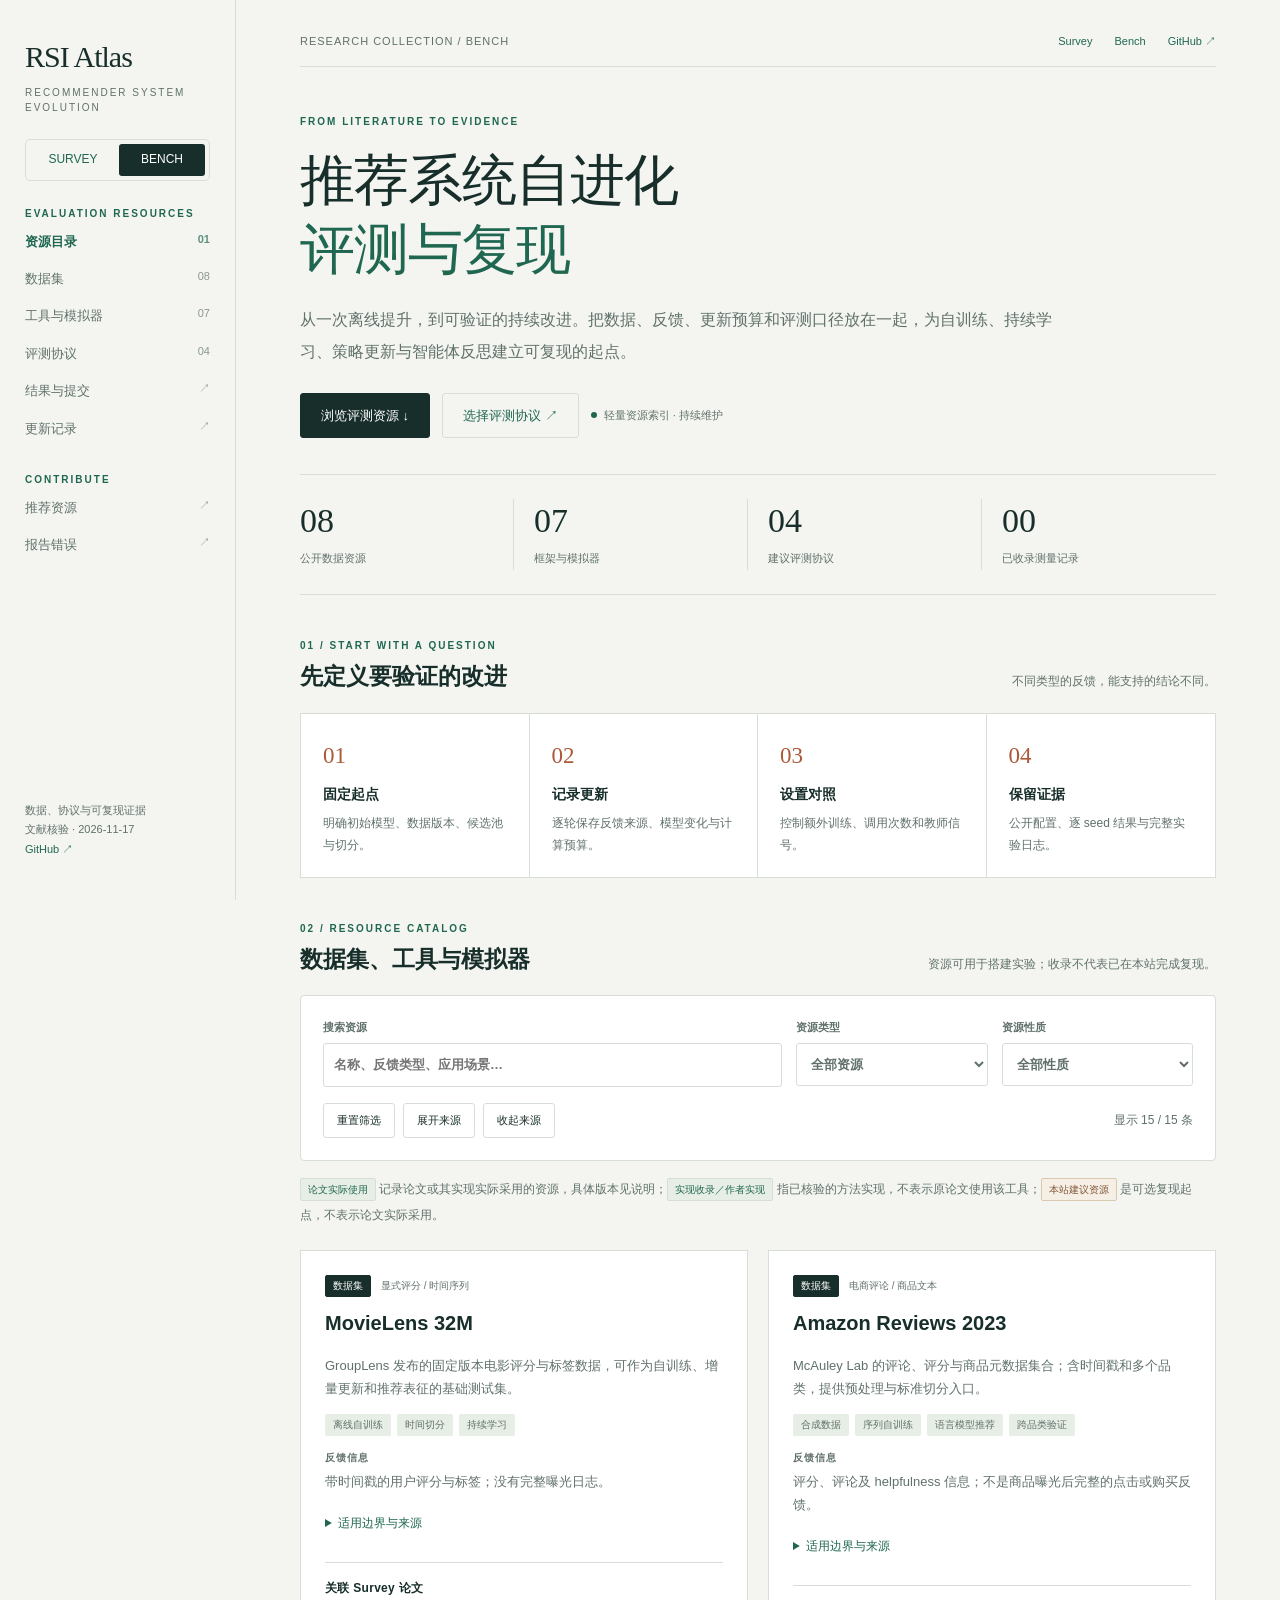
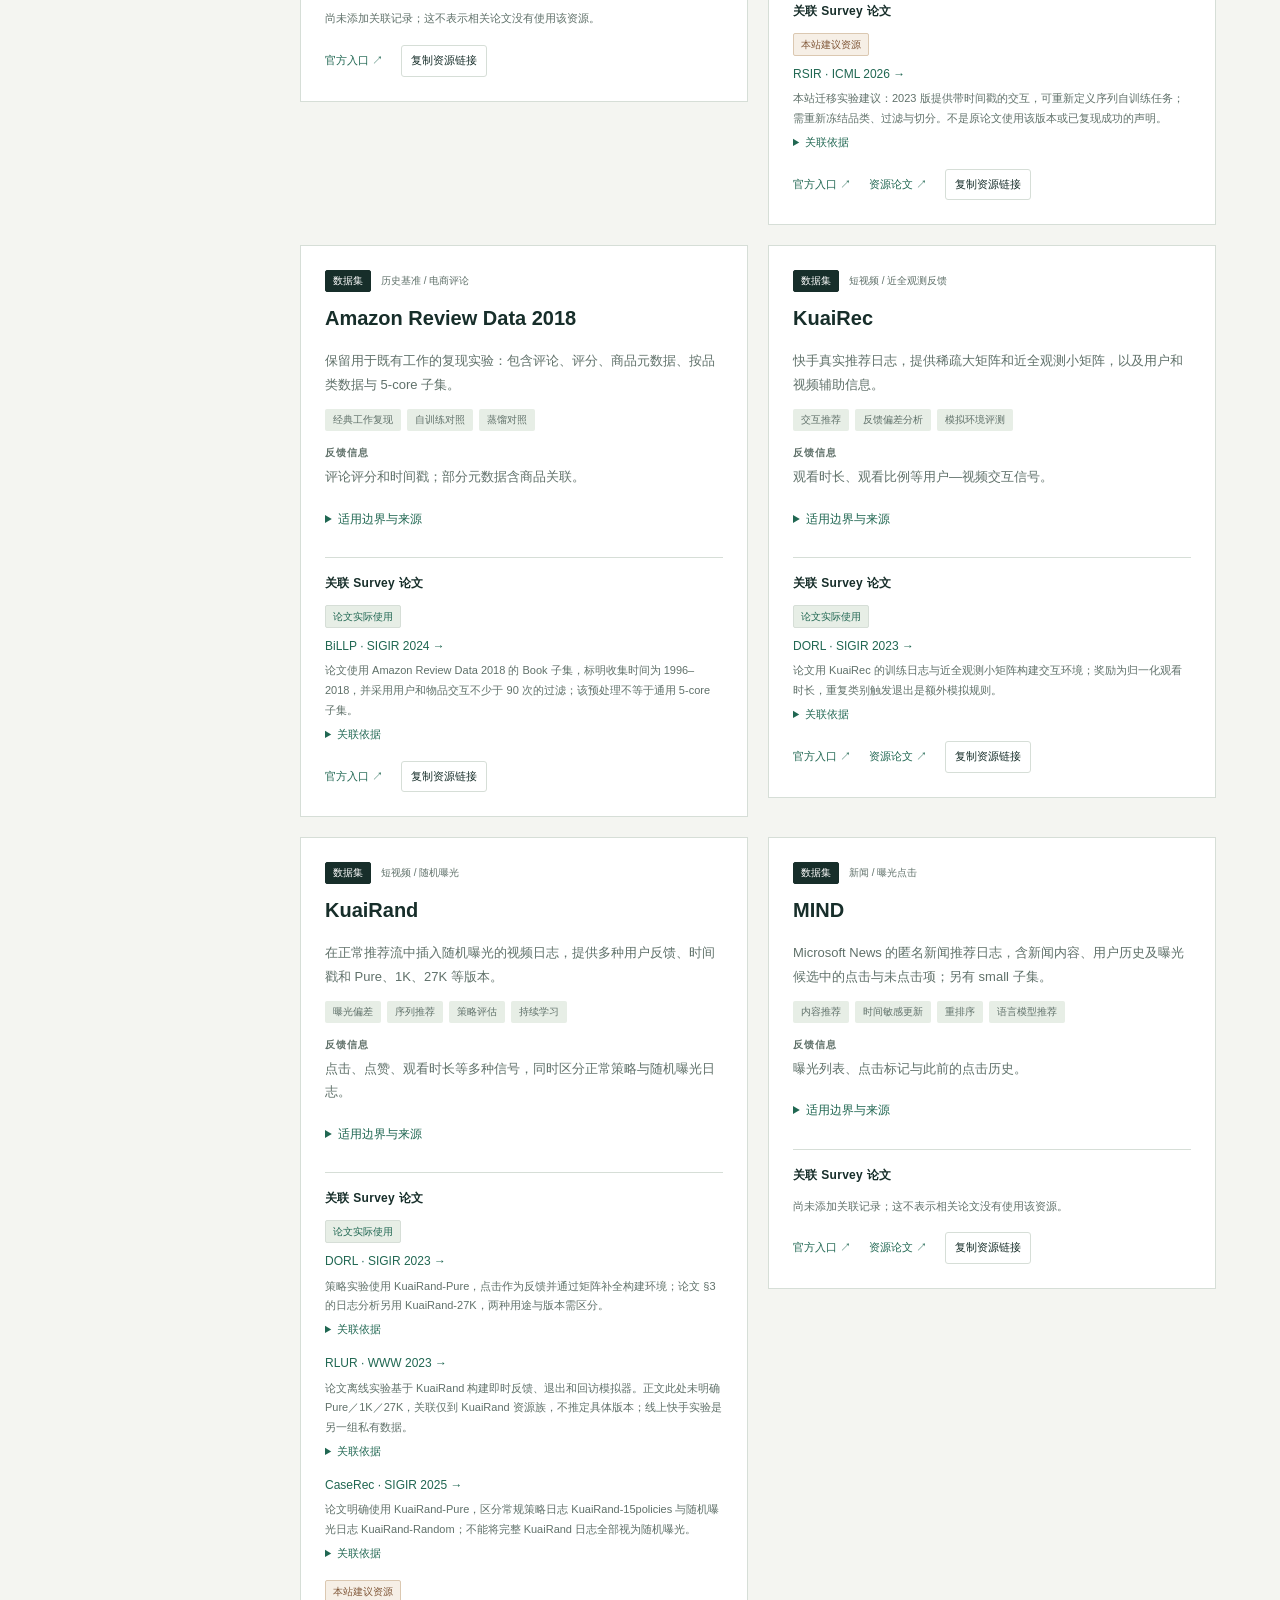
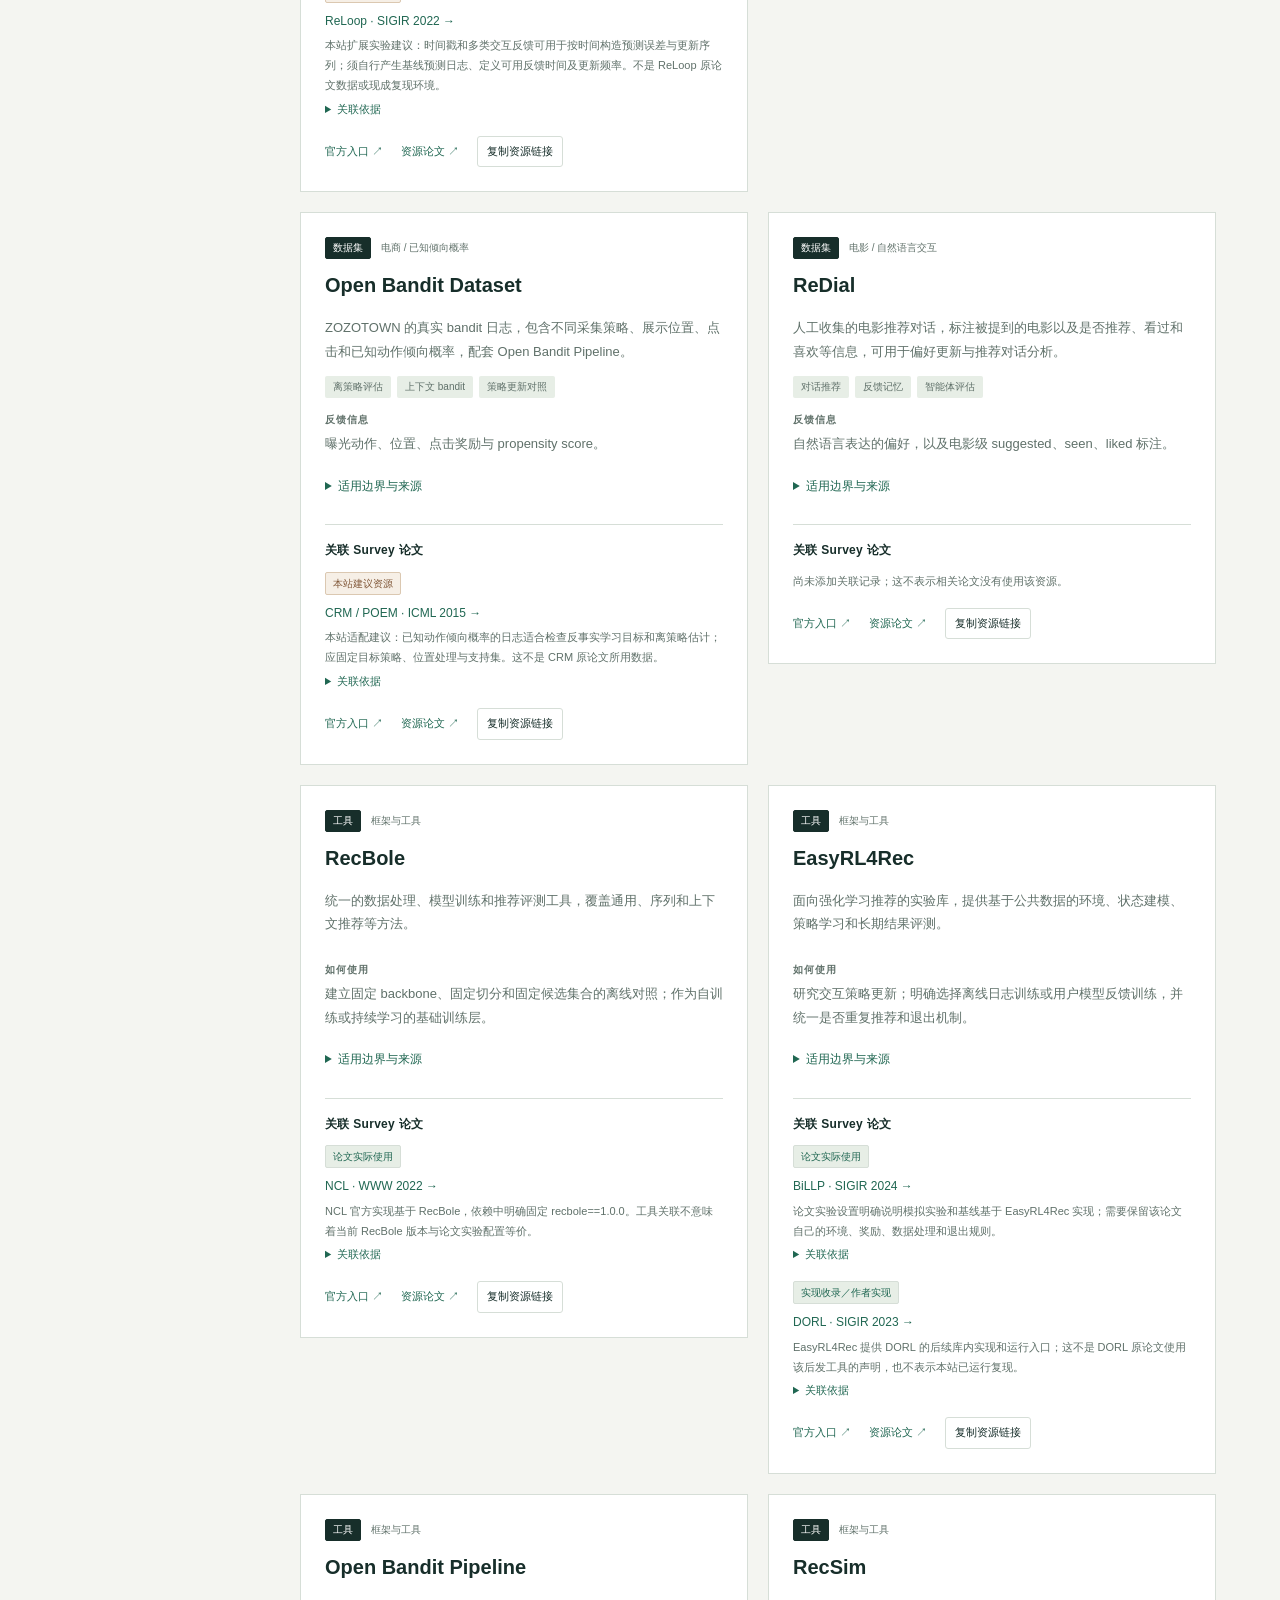
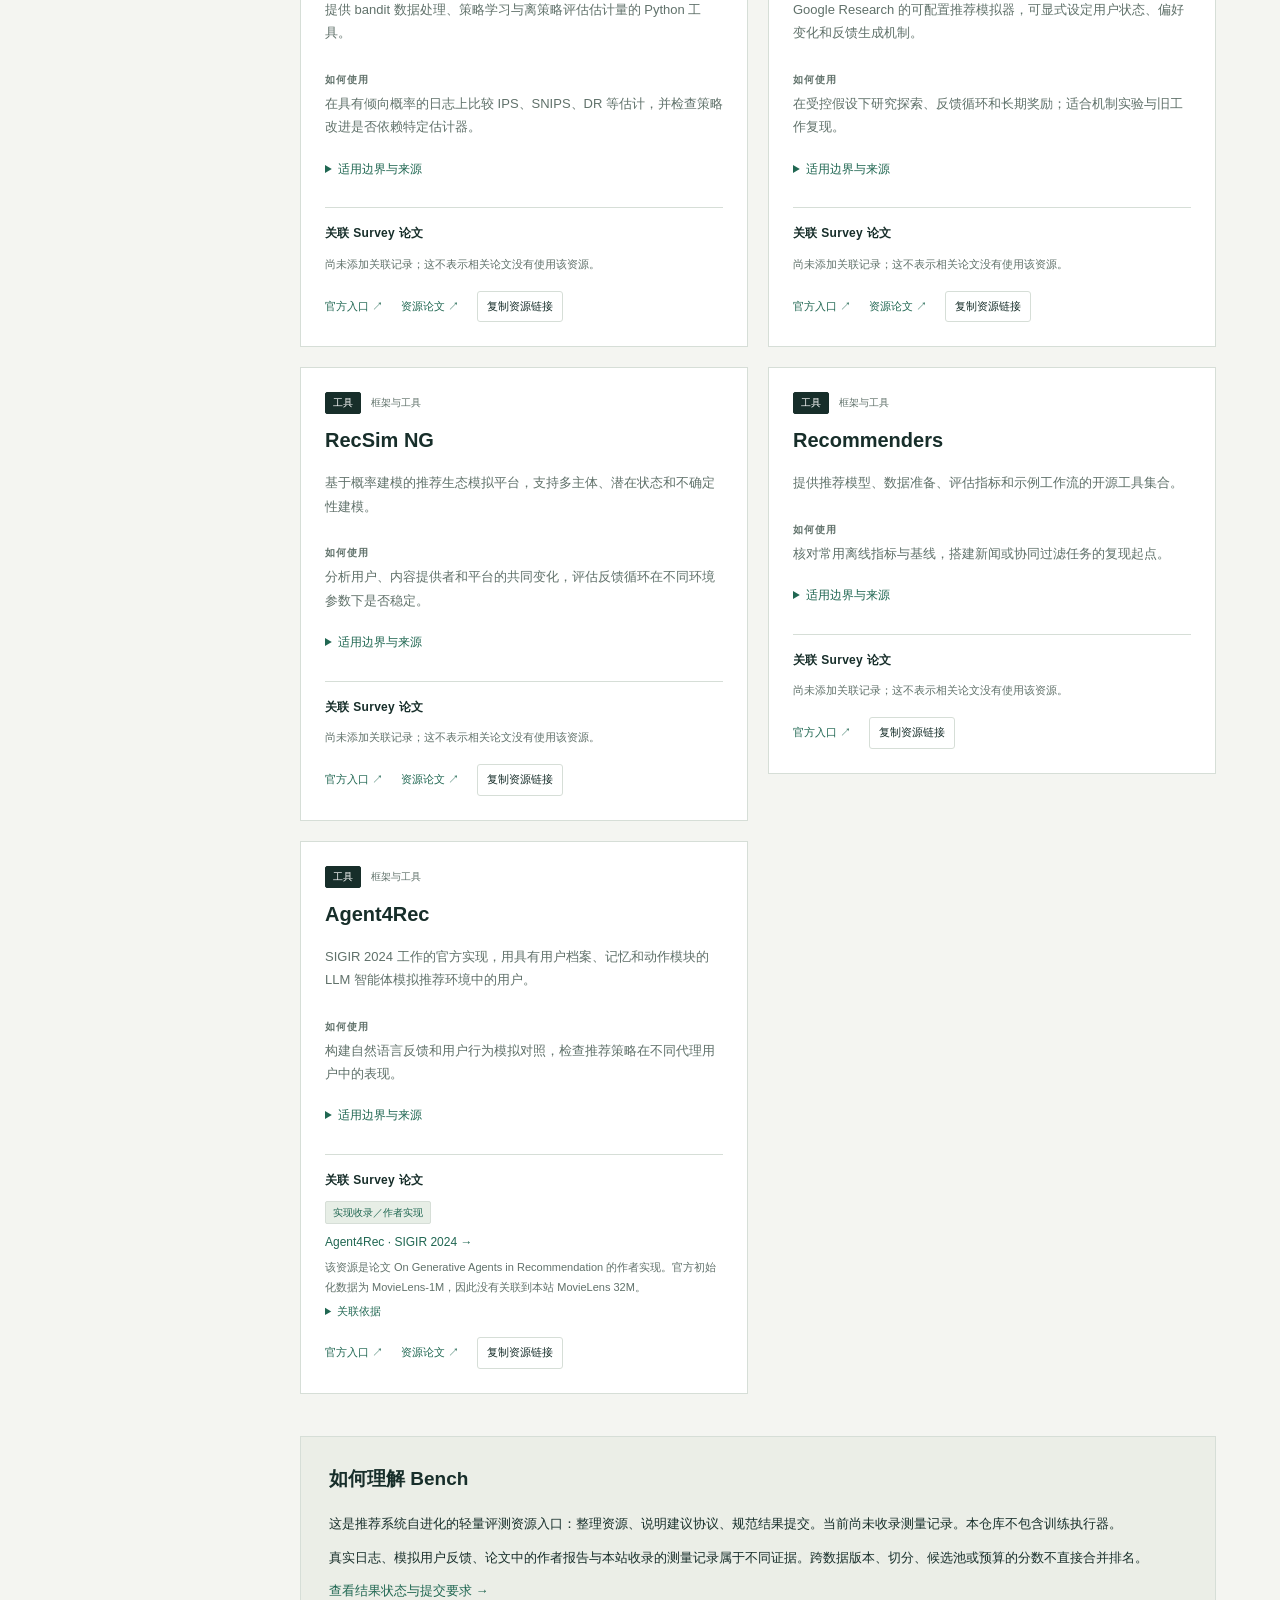
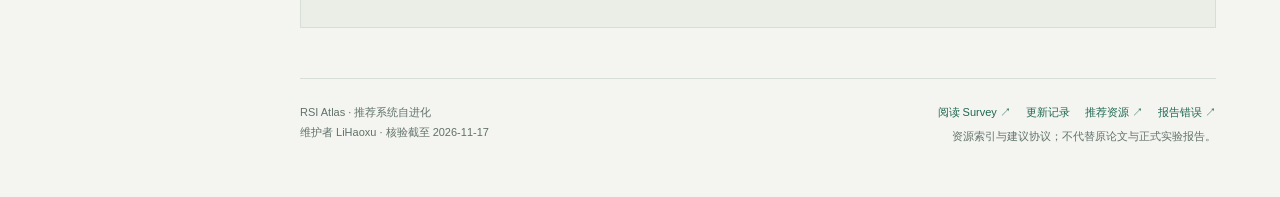
<file: index.html>
<!doctype html>
<html lang="zh-CN"><head><meta charset="utf-8"><meta name="viewport" content="width=device-width,initial-scale=1">
<meta name="description" content="推荐系统自进化的评测资源、可复现协议与结果提交规范。真实日志、模拟反馈和统一运行结果分别呈现。">
<meta name="theme-color" content="#206752"><title>评测与复现 · RSI Atlas Bench</title>
<link rel="stylesheet" href="assets/styles.css"><script defer src="assets/app.js"></script></head>
<body><a class="skip" href="#main">跳到正文</a><div class="layout">
<aside class="sidebar"><a class="brand" href="index.html">RSI Atlas<span class="mark">RECOMMENDER SYSTEM EVOLUTION</span></a>
<div class="switch"><a href="../rsi-survey/index.html">SURVEY</a><a class="active" href="../rsi-bench/index.html" aria-current="true">BENCH</a></div>
<nav aria-label="Bench 导航"><div class="nav-label">Evaluation resources</div><a href="index.html#catalog" aria-current="page">资源目录<small>01</small></a><a href="index.html?type=dataset#catalog">数据集<small>08</small></a><a href="index.html?type=tool#catalog">工具与模拟器<small>07</small></a><a href="protocols.html">评测协议<small>04</small></a><a href="results.html">结果与提交<small>↗</small></a><a href="changelog.html">更新记录<small>↗</small></a></nav>
<nav aria-label="参与维护"><div class="nav-label">Contribute</div><a href="https://github.com/LiHaoxu/rsi-bench/issues/new?template=resource.yml" target="_blank" rel="noopener noreferrer">推荐资源 <small>↗</small></a><a href="https://github.com/LiHaoxu/rsi-bench/issues/new?template=correction.yml" target="_blank" rel="noopener noreferrer">报告错误 <small>↗</small></a></nav>
<div class="bottom"><span>数据、协议与可复现证据</span><span>文献核验 · 2026-11-17</span><a href="https://github.com/LiHaoxu/rsi-bench" target="_blank" rel="noopener noreferrer">GitHub ↗</a></div></aside>
<main class="main" id="main"><div class="topline"><a class="mobile-brand" href="index.html">RSI Atlas</a><span class="edition">RESEARCH COLLECTION / BENCH</span>
<nav aria-label="站点入口"><a href="../rsi-survey/index.html">Survey</a><a href="index.html">Bench</a><a href="https://github.com/LiHaoxu/rsi-bench" target="_blank" rel="noopener noreferrer">GitHub ↗</a></nav></div>
<nav class="mobile-pages" aria-label="Bench 页面"><a href="index.html#catalog">资源目录</a><a href="protocols.html">评测协议</a><a href="results.html">结果与提交</a><a href="changelog.html">更新记录</a></nav>
<header class="hero"><div class="eyebrow">From literature to evidence</div><h1>推荐系统自进化<br><em>评测与复现</em></h1><p class="lead">从一次离线提升，到可验证的持续改进。把数据、反馈、更新预算和评测口径放在一起，为自训练、持续学习、策略更新与智能体反思建立可复现的起点。</p><div class="hero-actions"><a class="btn primary" href="#catalog">浏览评测资源 ↓</a><a class="btn" href="protocols.html">选择评测协议 ↗</a><span class="status">轻量资源索引 · 持续维护</span></div></header><div class="stats"><div class="stat"><strong>08</strong><span>公开数据资源</span></div><div class="stat"><strong>07</strong><span>框架与模拟器</span></div><div class="stat"><strong>04</strong><span>建议评测协议</span></div><div class="stat"><strong>00</strong><span>已收录测量记录</span></div></div><section id="principles"><div class="section-head"><div><div class="eyebrow">01 / START WITH A QUESTION</div><h2>先定义要验证的改进</h2></div><p>不同类型的反馈，能支持的结论不同。</p></div><div class="loop"><div><span class="n">01</span><b>固定起点</b><p>明确初始模型、数据版本、候选池与切分。</p></div><div><span class="n">02</span><b>记录更新</b><p>逐轮保存反馈来源、模型变化与计算预算。</p></div><div><span class="n">03</span><b>设置对照</b><p>控制额外训练、调用次数和教师信号。</p></div><div><span class="n">04</span><b>保留证据</b><p>公开配置、逐 seed 结果与完整实验日志。</p></div></div></section><section id="catalog"><div class="section-head"><div><div class="eyebrow">02 / RESOURCE CATALOG</div><h2>数据集、工具与模拟器</h2></div><p>资源可用于搭建实验；收录不代表已在本站完成复现。</p></div><form class="filters" data-filters role="search" aria-label="筛选评测资源"><div class="controls"><label>搜索资源<input name="q" type="search" placeholder="名称、反馈类型、应用场景…" autocomplete="off"></label><label>资源类型<select name="type"><option value="">全部资源</option><option value="dataset">数据集</option><option value="tool">工具与模拟器</option></select></label><label>资源性质<select name="category"><option value="">全部性质</option><option value="real">真实数据</option><option value="framework">训练与评估框架</option><option value="simulation">交互与模拟工具</option></select></label></div><div class="toolbar"><button type="button" data-reset>重置筛选</button><button type="button" data-expand>展开来源</button><button type="button" data-collapse>收起来源</button><span class="count-output" data-count aria-live="polite"></span></div></form><noscript>JavaScript 未启用，以下完整目录仍可阅读；搜索和筛选不可用。</noscript><p class="connection-key"><span class="connection-label uses">论文实际使用</span> 记录论文或其实现实际采用的资源，具体版本见说明；<span class="connection-label implements">实现收录／作者实现</span> 指已核验的方法实现，不表示原论文使用该工具；<span class="connection-label suggested">本站建议资源</span> 是可选复现起点，不表示论文实际采用。</p><div class="resource-grid"><article class="resource" id="movielens-32m" data-entry data-type="dataset" data-category="real">
<div class="entry-top"><span class="badge venue">数据集</span><span>显式评分 / 时间序列</span></div>
<h3><a href="#movielens-32m" class="resource-title">MovieLens 32M</a></h3><p>GroupLens 发布的固定版本电影评分与标签数据，可作为自训练、增量更新和推荐表征的基础测试集。</p><div class="tags"><span class="tag">离线自训练</span><span class="tag">时间切分</span><span class="tag">持续学习</span></div><p><span class="field-label">反馈信息</span>带时间戳的用户评分与标签；没有完整曝光日志。</p>
<details><summary>适用边界与来源</summary><p class="limitation">评分是用户主动产生的观测；未评分不能直接当作负反馈。离线改善不能直接推断线上长期收益。复现旧论文时必须使用该论文指定的 MovieLens 版本。</p><p><span class="field-label">获取与使用</span>按 ml-32m README 中的使用条款获取和使用；本站不重新分发数据。</p><div class="sources"><a href="https://files.grouplens.org/datasets/movielens/ml-32m-README.html" target="_blank" rel="noopener noreferrer" >核验来源 1 ↗</a><a href="https://grouplens.org/datasets/movielens/" target="_blank" rel="noopener noreferrer" >核验来源 2 ↗</a></div><p class="source-note">核验日期：2026-11-17</p></details>
<div class="paper-connections"><h4>关联 Survey 论文</h4><p class="connection-note">尚未添加关联记录；这不表示相关论文没有使用该资源。</p></div>
<div class="sources resource-actions"><a href="https://grouplens.org/datasets/movielens/32m/" target="_blank" rel="noopener noreferrer" >官方入口 ↗</a><button type="button" data-share="movielens-32m" aria-label="复制 MovieLens 32M 的资源链接">复制资源链接</button></div>
<div class="share-fallback" data-share-fallback hidden><label>请选择并复制此链接<input readonly type="text" aria-label="资源永久链接"></label></div></article><article class="resource" id="amazon-2023" data-entry data-type="dataset" data-category="real">
<div class="entry-top"><span class="badge venue">数据集</span><span>电商评论 / 商品文本</span></div>
<h3><a href="#amazon-2023" class="resource-title">Amazon Reviews 2023</a></h3><p>McAuley Lab 的评论、评分与商品元数据集合；含时间戳和多个品类，提供预处理与标准切分入口。</p><div class="tags"><span class="tag">合成数据</span><span class="tag">序列自训练</span><span class="tag">语言模型推荐</span><span class="tag">跨品类验证</span></div><p><span class="field-label">反馈信息</span>评分、评论及 helpfulness 信息；不是商品曝光后完整的点击或购买反馈。</p>
<details><summary>适用边界与来源</summary><p class="limitation">须冻结品类、版本、过滤规则与切分。生成模型不能读取未来评论或测试商品的未来统计；2014、2018、2023 数据上的成绩不可直接比较。</p><p><span class="field-label">获取与使用</span>从作者发布页或官方 Hugging Face 数据卡获取；具体使用范围按发布方条款核对。</p><div class="sources"><a href="https://amazon-reviews-2023.github.io/" target="_blank" rel="noopener noreferrer" >核验来源 1 ↗</a><a href="https://huggingface.co/datasets/McAuley-Lab/Amazon-Reviews-2023" target="_blank" rel="noopener noreferrer" >核验来源 2 ↗</a></div><p class="source-note">核验日期：2026-11-17</p></details>
<div class="paper-connections"><h4>关联 Survey 论文</h4><div class="connection-group"><span class="connection-label suggested">本站建议资源</span><ul><li><a href="../rsi-survey/index.html#rsir-2026" title="Can Recommender Systems Teach Themselves? A Recursive Self-Improving Framework with Fidelity Control">RSIR · ICML 2026 →</a><p class="connection-note">本站迁移实验建议：2023 版提供带时间戳的交互，可重新定义序列自训练任务；需重新冻结品类、过滤与切分。不是原论文使用该版本或已复现成功的声明。</p><details class="connection-evidence"><summary>关联依据</summary><p>建议依据：数据官网 What’s New / Common Data Processing；RSIR README §3 Method At A Glance</p><div class="sources"><a href="https://amazon-reviews-2023.github.io/" target="_blank" rel="noopener noreferrer" >来源 1 ↗</a><a href="https://github.com/USTC-StarTeam/RSIR" target="_blank" rel="noopener noreferrer" >来源 2 ↗</a></div></details></li></ul></div></div>
<div class="sources resource-actions"><a href="https://amazon-reviews-2023.github.io/" target="_blank" rel="noopener noreferrer" >官方入口 ↗</a><a href="https://arxiv.org/abs/2403.03952" target="_blank" rel="noopener noreferrer" >资源论文 ↗</a><button type="button" data-share="amazon-2023" aria-label="复制 Amazon Reviews 2023 的资源链接">复制资源链接</button></div>
<div class="share-fallback" data-share-fallback hidden><label>请选择并复制此链接<input readonly type="text" aria-label="资源永久链接"></label></div></article><article class="resource" id="amazon-2018" data-entry data-type="dataset" data-category="real">
<div class="entry-top"><span class="badge venue">数据集</span><span>历史基准 / 电商评论</span></div>
<h3><a href="#amazon-2018" class="resource-title">Amazon Review Data 2018</a></h3><p>保留用于既有工作的复现实验：包含评论、评分、商品元数据、按品类数据与 5-core 子集。</p><div class="tags"><span class="tag">经典工作复现</span><span class="tag">自训练对照</span><span class="tag">蒸馏对照</span></div><p><span class="field-label">反馈信息</span>评论评分和时间戳；部分元数据含商品关联。</p>
<details><summary>适用边界与来源</summary><p class="limitation">同名 Beauty 或 Sports 子集在不同年份、不同预处理下并非同一个基准；不要把该版本替换为 2023 后仍声称复现原论文。</p><p><span class="field-label">获取与使用</span>官方页面区分小型直链子集与需要表单申请的完整文件；采用对应入口及其条款。</p><div class="sources"><a href="https://nijianmo.github.io/amazon/index.html" target="_blank" rel="noopener noreferrer" >核验来源 1 ↗</a></div><p class="source-note">核验日期：2026-11-17</p></details>
<div class="paper-connections"><h4>关联 Survey 论文</h4><div class="connection-group"><span class="connection-label uses">论文实际使用</span><ul><li><a href="../rsi-survey/index.html#billp-2024" title="Large Language Models are Learnable Planners for Long-Term Recommendation">BiLLP · SIGIR 2024 →</a><p class="connection-note">论文使用 Amazon Review Data 2018 的 Book 子集，标明收集时间为 1996–2018，并采用用户和物品交互不少于 90 次的过滤；该预处理不等于通用 5-core 子集。</p><details class="connection-evidence"><summary>关联依据</summary><p>论文 §5.1.1 Recommendation Experiments，Amazon-Book 段落及脚注 4 的 amazon_v2 数据入口</p><div class="sources"><a href="https://arxiv.org/html/2403.00843v2" target="_blank" rel="noopener noreferrer" >来源 1 ↗</a></div></details></li></ul></div></div>
<div class="sources resource-actions"><a href="https://nijianmo.github.io/amazon/index.html" target="_blank" rel="noopener noreferrer" >官方入口 ↗</a><button type="button" data-share="amazon-2018" aria-label="复制 Amazon Review Data 2018 的资源链接">复制资源链接</button></div>
<div class="share-fallback" data-share-fallback hidden><label>请选择并复制此链接<input readonly type="text" aria-label="资源永久链接"></label></div></article><article class="resource" id="kuairec" data-entry data-type="dataset" data-category="real">
<div class="entry-top"><span class="badge venue">数据集</span><span>短视频 / 近全观测反馈</span></div>
<h3><a href="#kuairec" class="resource-title">KuaiRec</a></h3><p>快手真实推荐日志，提供稀疏大矩阵和近全观测小矩阵，以及用户和视频辅助信息。</p><div class="tags"><span class="tag">交互推荐</span><span class="tag">反馈偏差分析</span><span class="tag">模拟环境评测</span></div><p><span class="field-label">反馈信息</span>观看时长、观看比例等用户—视频交互信号。</p>
<details><summary>适用边界与来源</summary><p class="limitation">近全观测的是小矩阵，仍有缺失；重复推荐、退出机制与状态转移需要另行定义。静态矩阵本身不证明真实长期交互效果。对应资源论文发表于 CIKM 2022。</p><p><span class="field-label">获取与使用</span>从官方页面所列 Zenodo 发布获取，固定版本和校验值，并核对该发布的条款。</p><div class="sources"><a href="https://kuairec.com/" target="_blank" rel="noopener noreferrer" >核验来源 1 ↗</a><a href="https://github.com/chongminggao/KuaiRec" target="_blank" rel="noopener noreferrer" >核验来源 2 ↗</a></div><p class="source-note">核验日期：2026-11-17</p></details>
<div class="paper-connections"><h4>关联 Survey 论文</h4><div class="connection-group"><span class="connection-label uses">论文实际使用</span><ul><li><a href="../rsi-survey/index.html#dorl-2023" title="Alleviating Matthew Effect of Offline Reinforcement Learning in Interactive Recommendation">DORL · SIGIR 2023 →</a><p class="connection-note">论文用 KuaiRec 的训练日志与近全观测小矩阵构建交互环境；奖励为归一化观看时长，重复类别触发退出是额外模拟规则。</p><details class="connection-evidence"><summary>关联依据</summary><p>论文 §6.1.1 Recommendation Environments 与 Table 1；官方 README 开头和“Run model-based method”</p><div class="sources"><a href="https://arxiv.org/html/2307.04571v1" target="_blank" rel="noopener noreferrer" >来源 1 ↗</a><a href="https://github.com/chongminggao/DORL-codes" target="_blank" rel="noopener noreferrer" >来源 2 ↗</a></div></details></li></ul></div></div>
<div class="sources resource-actions"><a href="https://kuairec.com/" target="_blank" rel="noopener noreferrer" >官方入口 ↗</a><a href="https://doi.org/10.1145/3511808.3557220" target="_blank" rel="noopener noreferrer" >资源论文 ↗</a><button type="button" data-share="kuairec" aria-label="复制 KuaiRec 的资源链接">复制资源链接</button></div>
<div class="share-fallback" data-share-fallback hidden><label>请选择并复制此链接<input readonly type="text" aria-label="资源永久链接"></label></div></article><article class="resource" id="kuairand" data-entry data-type="dataset" data-category="real">
<div class="entry-top"><span class="badge venue">数据集</span><span>短视频 / 随机曝光</span></div>
<h3><a href="#kuairand" class="resource-title">KuaiRand</a></h3><p>在正常推荐流中插入随机曝光的视频日志，提供多种用户反馈、时间戳和 Pure、1K、27K 等版本。</p><div class="tags"><span class="tag">曝光偏差</span><span class="tag">序列推荐</span><span class="tag">策略评估</span><span class="tag">持续学习</span></div><p><span class="field-label">反馈信息</span>点击、点赞、观看时长等多种信号，同时区分正常策略与随机曝光日志。</p>
<details><summary>适用边界与来源</summary><p class="limitation">随机曝光只覆盖规定的候选池；不能把全体常规日志视为随机样本。需明确版本、候选池和反馈定义。对应资源论文发表于 CIKM 2022。</p><p><span class="field-label">获取与使用</span>使用官方链接到的 Zenodo 版本，并保留下载版本与校验值；具体条款以该发布为准。</p><div class="sources"><a href="https://kuairand.com/" target="_blank" rel="noopener noreferrer" >核验来源 1 ↗</a><a href="https://github.com/chongminggao/KuaiRand" target="_blank" rel="noopener noreferrer" >核验来源 2 ↗</a></div><p class="source-note">核验日期：2026-11-17</p></details>
<div class="paper-connections"><h4>关联 Survey 论文</h4><div class="connection-group"><span class="connection-label uses">论文实际使用</span><ul><li><a href="../rsi-survey/index.html#dorl-2023" title="Alleviating Matthew Effect of Offline Reinforcement Learning in Interactive Recommendation">DORL · SIGIR 2023 →</a><p class="connection-note">策略实验使用 KuaiRand-Pure，点击作为反馈并通过矩阵补全构建环境；论文 §3 的日志分析另用 KuaiRand-27K，两种用途与版本需区分。</p><details class="connection-evidence"><summary>关联依据</summary><p>论文 §3 Empirical Study on Matthew Effect；§6.1.1 Recommendation Environments 与 Table 1</p><div class="sources"><a href="https://arxiv.org/html/2307.04571v1" target="_blank" rel="noopener noreferrer" >来源 1 ↗</a><a href="https://github.com/chongminggao/DORL-codes" target="_blank" rel="noopener noreferrer" >来源 2 ↗</a></div></details></li><li><a href="../rsi-survey/index.html#rlur-2023" title="Reinforcing User Retention in a Billion Scale Short Video Recommender System">RLUR · WWW 2023 →</a><p class="connection-note">论文离线实验基于 KuaiRand 构建即时反馈、退出和回访模拟器。正文此处未明确 Pure／1K／27K，关联仅到 KuaiRand 资源族，不推定具体版本；线上快手实验是另一组私有数据。</p><details class="connection-evidence"><summary>关联依据</summary><p>论文 §4 Offline Experiments；§5 Live Experiments</p><div class="sources"><a href="https://arxiv.org/html/2302.01724v3" target="_blank" rel="noopener noreferrer" >来源 1 ↗</a></div></details></li><li><a href="../rsi-survey/index.html#caserec-2025" title="Improving Sequential Recommenders through Counterfactual Augmentation of System Exposure">CaseRec · SIGIR 2025 →</a><p class="connection-note">论文明确使用 KuaiRand-Pure，区分常规策略日志 KuaiRand-15policies 与随机曝光日志 KuaiRand-Random；不能将完整 KuaiRand 日志全部视为随机曝光。</p><details class="connection-evidence"><summary>关联依据</summary><p>论文 §4.1.1 Datasets 中 KuaiRand-Pure 段落</p><div class="sources"><a href="https://arxiv.org/html/2504.13482v1" target="_blank" rel="noopener noreferrer" >来源 1 ↗</a></div></details></li></ul></div><div class="connection-group"><span class="connection-label suggested">本站建议资源</span><ul><li><a href="../rsi-survey/index.html#reloop-2022" title="ReLoop: A Self-Correction Continual Learning Loop for Recommender Systems">ReLoop · SIGIR 2022 →</a><p class="connection-note">本站扩展实验建议：时间戳和多类交互反馈可用于按时间构造预测误差与更新序列；须自行产生基线预测日志、定义可用反馈时间及更新频率。不是 ReLoop 原论文数据或现成复现环境。</p><details class="connection-evidence"><summary>关联依据</summary><p>建议依据：官方 Overview / Advantages 的时间戳与多类反馈说明</p><div class="sources"><a href="https://kuairand.com/" target="_blank" rel="noopener noreferrer" >来源 1 ↗</a></div></details></li></ul></div></div>
<div class="sources resource-actions"><a href="https://kuairand.com/" target="_blank" rel="noopener noreferrer" >官方入口 ↗</a><a href="https://doi.org/10.1145/3511808.3557624" target="_blank" rel="noopener noreferrer" >资源论文 ↗</a><button type="button" data-share="kuairand" aria-label="复制 KuaiRand 的资源链接">复制资源链接</button></div>
<div class="share-fallback" data-share-fallback hidden><label>请选择并复制此链接<input readonly type="text" aria-label="资源永久链接"></label></div></article><article class="resource" id="mind" data-entry data-type="dataset" data-category="real">
<div class="entry-top"><span class="badge venue">数据集</span><span>新闻 / 曝光点击</span></div>
<h3><a href="#mind" class="resource-title">MIND</a></h3><p>Microsoft News 的匿名新闻推荐日志，含新闻内容、用户历史及曝光候选中的点击与未点击项；另有 small 子集。</p><div class="tags"><span class="tag">内容推荐</span><span class="tag">时间敏感更新</span><span class="tag">重排序</span><span class="tag">语言模型推荐</span></div><p><span class="field-label">反馈信息</span>曝光列表、点击标记与此前的点击历史。</p>
<details><summary>适用边界与来源</summary><p class="limitation">按官方划分和候选集合报告结果；曝光中的未点击与全库负采样属于不同评测。历史日志不能模拟改变推荐策略后的真实用户反应。</p><p><span class="field-label">获取与使用</span>官方发布页要求接受 Microsoft Research License Terms，用于研究。</p><div class="sources"><a href="https://msnews.github.io/" target="_blank" rel="noopener noreferrer" >核验来源 1 ↗</a><a href="https://msnews.github.io/assets/doc/ACL2020_MIND.pdf" target="_blank" rel="noopener noreferrer" >核验来源 2 ↗</a></div><p class="source-note">核验日期：2026-11-17</p></details>
<div class="paper-connections"><h4>关联 Survey 论文</h4><p class="connection-note">尚未添加关联记录；这不表示相关论文没有使用该资源。</p></div>
<div class="sources resource-actions"><a href="https://msnews.github.io/" target="_blank" rel="noopener noreferrer" >官方入口 ↗</a><a href="https://aclanthology.org/2020.acl-main.331/" target="_blank" rel="noopener noreferrer" >资源论文 ↗</a><button type="button" data-share="mind" aria-label="复制 MIND 的资源链接">复制资源链接</button></div>
<div class="share-fallback" data-share-fallback hidden><label>请选择并复制此链接<input readonly type="text" aria-label="资源永久链接"></label></div></article><article class="resource" id="open-bandit" data-entry data-type="dataset" data-category="real">
<div class="entry-top"><span class="badge venue">数据集</span><span>电商 / 已知倾向概率</span></div>
<h3><a href="#open-bandit" class="resource-title">Open Bandit Dataset</a></h3><p>ZOZOTOWN 的真实 bandit 日志，包含不同采集策略、展示位置、点击和已知动作倾向概率，配套 Open Bandit Pipeline。</p><div class="tags"><span class="tag">离策略评估</span><span class="tag">上下文 bandit</span><span class="tag">策略更新对照</span></div><p><span class="field-label">反馈信息</span>曝光动作、位置、点击奖励与 propensity score。</p>
<details><summary>适用边界与来源</summary><p class="limitation">它主要支持单步 bandit 的离策略评估，不等同于具有长期状态变化的强化学习；检查目标策略支持集与重要性权重方差。</p><p><span class="field-label">获取与使用</span>完整数据从 ZOZO Research 官方入口获取；勿将配套代码的 Apache-2.0 自动解释为数据的使用许可。</p><div class="sources"><a href="https://research.zozo.com/data.html" target="_blank" rel="noopener noreferrer" >核验来源 1 ↗</a><a href="https://github.com/st-tech/zr-obp" target="_blank" rel="noopener noreferrer" >核验来源 2 ↗</a></div><p class="source-note">核验日期：2026-11-17</p></details>
<div class="paper-connections"><h4>关联 Survey 论文</h4><div class="connection-group"><span class="connection-label suggested">本站建议资源</span><ul><li><a href="../rsi-survey/index.html#crm-2015" title="Counterfactual Risk Minimization: Learning from Logged Bandit Feedback">CRM / POEM · ICML 2015 →</a><p class="connection-note">本站适配建议：已知动作倾向概率的日志适合检查反事实学习目标和离策略估计；应固定目标策略、位置处理与支持集。这不是 CRM 原论文所用数据。</p><details class="connection-evidence"><summary>关联依据</summary><p>建议依据：官方 Data description 与 Fields 中 propensity_score、position、click</p><div class="sources"><a href="https://research.zozo.com/data.html" target="_blank" rel="noopener noreferrer" >来源 1 ↗</a></div></details></li></ul></div></div>
<div class="sources resource-actions"><a href="https://research.zozo.com/data.html" target="_blank" rel="noopener noreferrer" >官方入口 ↗</a><a href="https://datasets-benchmarks-proceedings.neurips.cc/paper/2021/hash/33e75ff09dd601bbe69f351039152189-Abstract-round2.html" target="_blank" rel="noopener noreferrer" >资源论文 ↗</a><button type="button" data-share="open-bandit" aria-label="复制 Open Bandit Dataset 的资源链接">复制资源链接</button></div>
<div class="share-fallback" data-share-fallback hidden><label>请选择并复制此链接<input readonly type="text" aria-label="资源永久链接"></label></div></article><article class="resource" id="redial" data-entry data-type="dataset" data-category="real">
<div class="entry-top"><span class="badge venue">数据集</span><span>电影 / 自然语言交互</span></div>
<h3><a href="#redial" class="resource-title">ReDial</a></h3><p>人工收集的电影推荐对话，标注被提到的电影以及是否推荐、看过和喜欢等信息，可用于偏好更新与推荐对话分析。</p><div class="tags"><span class="tag">对话推荐</span><span class="tag">反馈记忆</span><span class="tag">智能体评估</span></div><p><span class="field-label">反馈信息</span>自然语言表达的偏好，以及电影级 suggested、seen、liked 标注。</p>
<details><summary>适用边界与来源</summary><p class="limitation">固定人工对话并非可交互在线环境；LLM 生成用户回应属于额外模拟假设。测试集必须隔离，不能参与反思记忆或策略选择。</p><p><span class="field-label">获取与使用</span>官方发布为 CC BY 4.0。</p><div class="sources"><a href="https://redialdata.github.io/website/" target="_blank" rel="noopener noreferrer" >核验来源 1 ↗</a><a href="https://redialdata.github.io/website/datasheet" target="_blank" rel="noopener noreferrer" >核验来源 2 ↗</a></div><p class="source-note">核验日期：2026-11-17</p></details>
<div class="paper-connections"><h4>关联 Survey 论文</h4><p class="connection-note">尚未添加关联记录；这不表示相关论文没有使用该资源。</p></div>
<div class="sources resource-actions"><a href="https://redialdata.github.io/website/" target="_blank" rel="noopener noreferrer" >官方入口 ↗</a><a href="https://papers.nips.cc/paper_files/paper/2018/hash/800de15c79c8d840f4e78d3af937d4d4-Abstract.html" target="_blank" rel="noopener noreferrer" >资源论文 ↗</a><button type="button" data-share="redial" aria-label="复制 ReDial 的资源链接">复制资源链接</button></div>
<div class="share-fallback" data-share-fallback hidden><label>请选择并复制此链接<input readonly type="text" aria-label="资源永久链接"></label></div></article><article class="resource" id="recbole" data-entry data-type="tool" data-category="framework">
<div class="entry-top"><span class="badge venue">工具</span><span>框架与工具</span></div>
<h3><a href="#recbole" class="resource-title">RecBole</a></h3><p>统一的数据处理、模型训练和推荐评测工具，覆盖通用、序列和上下文推荐等方法。</p><div class="tags"></div><p><span class="field-label">如何使用</span>建立固定 backbone、固定切分和固定候选集合的离线对照；作为自训练或持续学习的基础训练层。</p>
<details><summary>适用边界与来源</summary><p class="limitation">库内模型并不自动具有自进化闭环；需要自行固定多轮更新、数据生成和预算控制。工具版本与评测配置必须随结果归档。</p><div class="sources"><a href="https://github.com/RUCAIBox/RecBole" target="_blank" rel="noopener noreferrer" >核验来源 1 ↗</a></div><p class="source-note">核验日期：2026-11-17</p></details>
<div class="paper-connections"><h4>关联 Survey 论文</h4><div class="connection-group"><span class="connection-label uses">论文实际使用</span><ul><li><a href="../rsi-survey/index.html#ncl-2022" title="Improving Graph Collaborative Filtering with Neighborhood-enriched Contrastive Learning">NCL · WWW 2022 →</a><p class="connection-note">NCL 官方实现基于 RecBole，依赖中明确固定 recbole==1.0.0。工具关联不意味着当前 RecBole 版本与论文实验配置等价。</p><details class="connection-evidence"><summary>关联依据</summary><p>官方 README 的 Requirements、Datasets 和 Acknowledgement；Requirements 中 recbole==1.0.0</p><div class="sources"><a href="https://github.com/RUCAIBox/NCL" target="_blank" rel="noopener noreferrer" >来源 1 ↗</a></div></details></li></ul></div></div>
<div class="sources resource-actions"><a href="https://github.com/RUCAIBox/RecBole" target="_blank" rel="noopener noreferrer" >官方入口 ↗</a><a href="https://doi.org/10.1145/3539618.3591889" target="_blank" rel="noopener noreferrer" >资源论文 ↗</a><button type="button" data-share="recbole" aria-label="复制 RecBole 的资源链接">复制资源链接</button></div>
<div class="share-fallback" data-share-fallback hidden><label>请选择并复制此链接<input readonly type="text" aria-label="资源永久链接"></label></div></article><article class="resource" id="easyrl4rec" data-entry data-type="tool" data-category="simulation">
<div class="entry-top"><span class="badge venue">工具</span><span>框架与工具</span></div>
<h3><a href="#easyrl4rec" class="resource-title">EasyRL4Rec</a></h3><p>面向强化学习推荐的实验库，提供基于公共数据的环境、状态建模、策略学习和长期结果评测。</p><div class="tags"></div><p><span class="field-label">如何使用</span>研究交互策略更新；明确选择离线日志训练或用户模型反馈训练，并统一是否重复推荐和退出机制。</p>
<details><summary>适用边界与来源</summary><p class="limitation">用户模型补全与退出规则会影响结论；模拟收益应与真实日志证据分开。FreeB、NX_0、NX_X 等评测设置不可混报。</p><div class="sources"><a href="https://github.com/chongminggao/EasyRL4Rec" target="_blank" rel="noopener noreferrer" >核验来源 1 ↗</a><a href="https://arxiv.org/abs/2402.15164" target="_blank" rel="noopener noreferrer" >核验来源 2 ↗</a></div><p class="source-note">核验日期：2026-11-17</p></details>
<div class="paper-connections"><h4>关联 Survey 论文</h4><div class="connection-group"><span class="connection-label uses">论文实际使用</span><ul><li><a href="../rsi-survey/index.html#billp-2024" title="Large Language Models are Learnable Planners for Long-Term Recommendation">BiLLP · SIGIR 2024 →</a><p class="connection-note">论文实验设置明确说明模拟实验和基线基于 EasyRL4Rec 实现；需要保留该论文自己的环境、奖励、数据处理和退出规则。</p><details class="connection-evidence"><summary>关联依据</summary><p>论文 §5.1 Experiments Setup 首段与脚注 3</p><div class="sources"><a href="https://arxiv.org/html/2403.00843v2" target="_blank" rel="noopener noreferrer" >来源 1 ↗</a></div></details></li></ul></div><div class="connection-group"><span class="connection-label implements">实现收录／作者实现</span><ul><li><a href="../rsi-survey/index.html#dorl-2023" title="Alleviating Matthew Effect of Offline Reinforcement Learning in Interactive Recommendation">DORL · SIGIR 2023 →</a><p class="connection-note">EasyRL4Rec 提供 DORL 的后续库内实现和运行入口；这不是 DORL 原论文使用该后发工具的声明，也不表示本站已运行复现。</p><details class="connection-evidence"><summary>关联依据</summary><p>官方 README 的“Run Advance models”，examples/advance/run_DORL.py 命令</p><div class="sources"><a href="https://github.com/chongminggao/EasyRL4Rec" target="_blank" rel="noopener noreferrer" >来源 1 ↗</a></div></details></li></ul></div></div>
<div class="sources resource-actions"><a href="https://github.com/chongminggao/EasyRL4Rec" target="_blank" rel="noopener noreferrer" >官方入口 ↗</a><a href="https://doi.org/10.1145/3626772.3657868" target="_blank" rel="noopener noreferrer" >资源论文 ↗</a><button type="button" data-share="easyrl4rec" aria-label="复制 EasyRL4Rec 的资源链接">复制资源链接</button></div>
<div class="share-fallback" data-share-fallback hidden><label>请选择并复制此链接<input readonly type="text" aria-label="资源永久链接"></label></div></article><article class="resource" id="open-bandit-pipeline" data-entry data-type="tool" data-category="framework">
<div class="entry-top"><span class="badge venue">工具</span><span>框架与工具</span></div>
<h3><a href="#open-bandit-pipeline" class="resource-title">Open Bandit Pipeline</a></h3><p>提供 bandit 数据处理、策略学习与离策略评估估计量的 Python 工具。</p><div class="tags"></div><p><span class="field-label">如何使用</span>在具有倾向概率的日志上比较 IPS、SNIPS、DR 等估计，并检查策略改进是否依赖特定估计器。</p>
<details><summary>适用边界与来源</summary><p class="limitation">离策略估计仍依赖支持集、奖励模型和权重方差条件；单步估计不能替代长期交互验证。</p><div class="sources"><a href="https://github.com/st-tech/zr-obp" target="_blank" rel="noopener noreferrer" >核验来源 1 ↗</a></div><p class="source-note">核验日期：2026-11-17</p></details>
<div class="paper-connections"><h4>关联 Survey 论文</h4><p class="connection-note">尚未添加关联记录；这不表示相关论文没有使用该资源。</p></div>
<div class="sources resource-actions"><a href="https://github.com/st-tech/zr-obp" target="_blank" rel="noopener noreferrer" >官方入口 ↗</a><a href="https://datasets-benchmarks-proceedings.neurips.cc/paper/2021/hash/33e75ff09dd601bbe69f351039152189-Abstract-round2.html" target="_blank" rel="noopener noreferrer" >资源论文 ↗</a><button type="button" data-share="open-bandit-pipeline" aria-label="复制 Open Bandit Pipeline 的资源链接">复制资源链接</button></div>
<div class="share-fallback" data-share-fallback hidden><label>请选择并复制此链接<input readonly type="text" aria-label="资源永久链接"></label></div></article><article class="resource" id="recsim" data-entry data-type="tool" data-category="simulation">
<div class="entry-top"><span class="badge venue">工具</span><span>框架与工具</span></div>
<h3><a href="#recsim" class="resource-title">RecSim</a></h3><p>Google Research 的可配置推荐模拟器，可显式设定用户状态、偏好变化和反馈生成机制。</p><div class="tags"></div><p><span class="field-label">如何使用</span>在受控假设下研究探索、反馈循环和长期奖励；适合机制实验与旧工作复现。</p>
<details><summary>适用边界与来源</summary><p class="limitation">官方仓库已于 2026-04-19 归档；依赖较旧。模拟结果只在所设用户行为模型下成立，应锁定环境并披露假设。</p><div class="sources"><a href="https://github.com/google-research/recsim" target="_blank" rel="noopener noreferrer" >核验来源 1 ↗</a></div><p class="source-note">核验日期：2026-11-17</p></details>
<div class="paper-connections"><h4>关联 Survey 论文</h4><p class="connection-note">尚未添加关联记录；这不表示相关论文没有使用该资源。</p></div>
<div class="sources resource-actions"><a href="https://github.com/google-research/recsim" target="_blank" rel="noopener noreferrer" >官方入口 ↗</a><a href="https://arxiv.org/abs/1909.04847" target="_blank" rel="noopener noreferrer" >资源论文 ↗</a><button type="button" data-share="recsim" aria-label="复制 RecSim 的资源链接">复制资源链接</button></div>
<div class="share-fallback" data-share-fallback hidden><label>请选择并复制此链接<input readonly type="text" aria-label="资源永久链接"></label></div></article><article class="resource" id="recsim-ng" data-entry data-type="tool" data-category="simulation">
<div class="entry-top"><span class="badge venue">工具</span><span>框架与工具</span></div>
<h3><a href="#recsim-ng" class="resource-title">RecSim NG</a></h3><p>基于概率建模的推荐生态模拟平台，支持多主体、潜在状态和不确定性建模。</p><div class="tags"></div><p><span class="field-label">如何使用</span>分析用户、内容提供者和平台的共同变化，评估反馈循环在不同环境参数下是否稳定。</p>
<details><summary>适用边界与来源</summary><p class="limitation">官方仓库已于 2026-04-19 归档；环境建模需要额外工作，不能把生态模拟结论直接当作真实系统结果。</p><div class="sources"><a href="https://github.com/google-research/recsim_ng" target="_blank" rel="noopener noreferrer" >核验来源 1 ↗</a></div><p class="source-note">核验日期：2026-11-17</p></details>
<div class="paper-connections"><h4>关联 Survey 论文</h4><p class="connection-note">尚未添加关联记录；这不表示相关论文没有使用该资源。</p></div>
<div class="sources resource-actions"><a href="https://github.com/google-research/recsim_ng" target="_blank" rel="noopener noreferrer" >官方入口 ↗</a><a href="https://arxiv.org/abs/2103.08057" target="_blank" rel="noopener noreferrer" >资源论文 ↗</a><button type="button" data-share="recsim-ng" aria-label="复制 RecSim NG 的资源链接">复制资源链接</button></div>
<div class="share-fallback" data-share-fallback hidden><label>请选择并复制此链接<input readonly type="text" aria-label="资源永久链接"></label></div></article><article class="resource" id="recommenders" data-entry data-type="tool" data-category="framework">
<div class="entry-top"><span class="badge venue">工具</span><span>框架与工具</span></div>
<h3><a href="#recommenders" class="resource-title">Recommenders</a></h3><p>提供推荐模型、数据准备、评估指标和示例工作流的开源工具集合。</p><div class="tags"></div><p><span class="field-label">如何使用</span>核对常用离线指标与基线，搭建新闻或协同过滤任务的复现起点。</p>
<details><summary>适用边界与来源</summary><p class="limitation">示例 notebook 的数据切分和采样设置并不天然一致；需统一配置后才能与自进化方法公平比较。</p><div class="sources"><a href="https://github.com/recommenders-team/recommenders" target="_blank" rel="noopener noreferrer" >核验来源 1 ↗</a></div><p class="source-note">核验日期：2026-11-17</p></details>
<div class="paper-connections"><h4>关联 Survey 论文</h4><p class="connection-note">尚未添加关联记录；这不表示相关论文没有使用该资源。</p></div>
<div class="sources resource-actions"><a href="https://github.com/recommenders-team/recommenders" target="_blank" rel="noopener noreferrer" >官方入口 ↗</a><button type="button" data-share="recommenders" aria-label="复制 Recommenders 的资源链接">复制资源链接</button></div>
<div class="share-fallback" data-share-fallback hidden><label>请选择并复制此链接<input readonly type="text" aria-label="资源永久链接"></label></div></article><article class="resource" id="agent4rec" data-entry data-type="tool" data-category="simulation">
<div class="entry-top"><span class="badge venue">工具</span><span>框架与工具</span></div>
<h3><a href="#agent4rec" class="resource-title">Agent4Rec</a></h3><p>SIGIR 2024 工作的官方实现，用具有用户档案、记忆和动作模块的 LLM 智能体模拟推荐环境中的用户。</p><div class="tags"></div><p><span class="field-label">如何使用</span>构建自然语言反馈和用户行为模拟对照，检查推荐策略在不同代理用户中的表现。</p>
<details><summary>适用边界与来源</summary><p class="limitation">代理反馈不是实际用户反馈；需校准行为分布、记录 LLM 版本和调用成本，并用不同模拟器检验结论。官方实现以 MovieLens-1M 初始化，不能默认为 MovieLens 32M。</p><div class="sources"><a href="https://github.com/LehengTHU/Agent4Rec" target="_blank" rel="noopener noreferrer" >核验来源 1 ↗</a><a href="https://sigir-2024.github.io/proceedings.html" target="_blank" rel="noopener noreferrer" >核验来源 2 ↗</a><a href="https://arxiv.org/abs/2310.10108" target="_blank" rel="noopener noreferrer" >核验来源 3 ↗</a></div><p class="source-note">核验日期：2026-11-17</p></details>
<div class="paper-connections"><h4>关联 Survey 论文</h4><div class="connection-group"><span class="connection-label implements">实现收录／作者实现</span><ul><li><a href="../rsi-survey/index.html#agent4rec-2024" title="On Generative Agents in Recommendation">Agent4Rec · SIGIR 2024 →</a><p class="connection-note">该资源是论文 On Generative Agents in Recommendation 的作者实现。官方初始化数据为 MovieLens-1M，因此没有关联到本站 MovieLens 32M。</p><details class="connection-evidence"><summary>关联依据</summary><p>官方仓库 About；README 开头“On Generative Agents in Recommendation”及 MovieLens-1M 链接</p><div class="sources"><a href="https://github.com/LehengTHU/Agent4Rec" target="_blank" rel="noopener noreferrer" >来源 1 ↗</a></div></details></li></ul></div></div>
<div class="sources resource-actions"><a href="https://github.com/LehengTHU/Agent4Rec" target="_blank" rel="noopener noreferrer" >官方入口 ↗</a><a href="https://doi.org/10.1145/3626772.3657844" target="_blank" rel="noopener noreferrer" >资源论文 ↗</a><button type="button" data-share="agent4rec" aria-label="复制 Agent4Rec 的资源链接">复制资源链接</button></div>
<div class="share-fallback" data-share-fallback hidden><label>请选择并复制此链接<input readonly type="text" aria-label="资源永久链接"></label></div></article></div><p class="empty" data-empty hidden>没有符合条件的资源。请减少关键词或重置筛选。</p></section><section class="scope"><h2>如何理解 Bench</h2><p>这是推荐系统自进化的轻量评测资源入口：整理资源、说明建议协议、规范结果提交。当前尚未收录测量记录。本仓库不包含训练执行器。</p><p>真实日志、模拟用户反馈、论文中的作者报告与本站收录的测量记录属于不同证据。跨数据版本、切分、候选池或预算的分数不直接合并排名。</p><a href="results.html">查看结果状态与提交要求 →</a></section>
<footer class="footer"><div>RSI Atlas · 推荐系统自进化<br>维护者 LiHaoxu · 核验截至 2026-11-17</div><div class="footer-links"><a href="../rsi-survey/index.html">阅读 Survey ↗</a><a href="changelog.html">更新记录</a><a href="https://github.com/LiHaoxu/rsi-bench/issues/new?template=resource.yml" target="_blank" rel="noopener noreferrer">推荐资源 ↗</a><a href="https://github.com/LiHaoxu/rsi-bench/issues/new?template=correction.yml" target="_blank" rel="noopener noreferrer">报告错误 ↗</a><span>资源索引与建议协议；不代替原论文与正式实验报告。</span></div></footer>
<div class="toast" role="status" aria-live="polite" data-toast hidden></div>
</main></div></body></html>
</file>
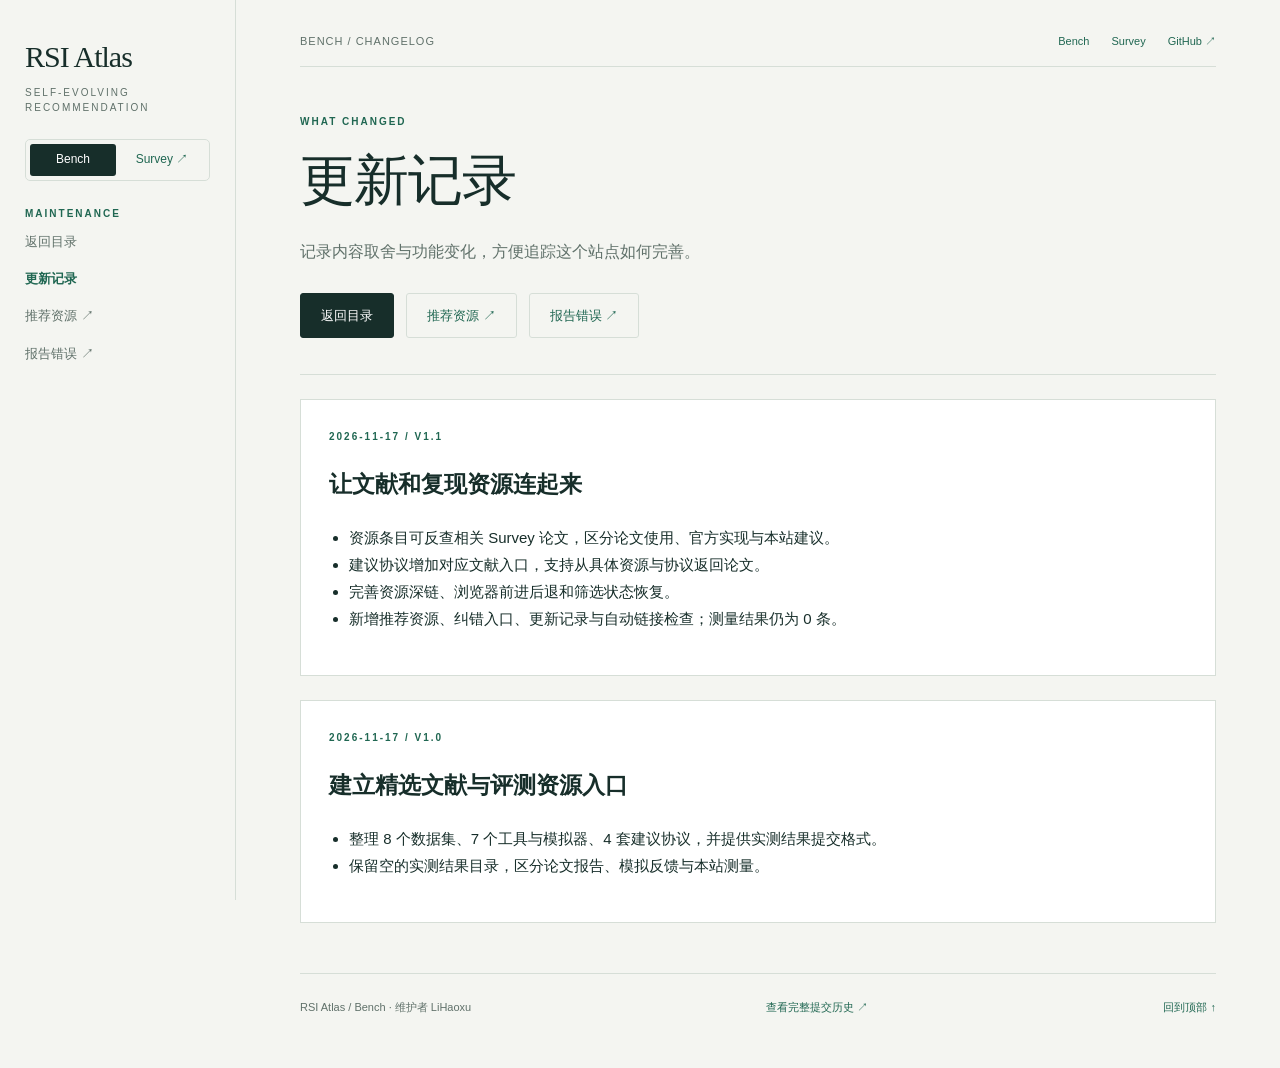
<file: changelog.html>
<!doctype html><html lang="zh-CN"><head><meta charset="utf-8"><meta name="viewport" content="width=device-width,initial-scale=1"><title>更新记录 · RSI Bench</title><meta name="description" content="RSI Bench 的内容调整、功能更新与维护记录。"><link rel="icon" href="assets/favicon.svg" type="image/svg+xml"><link rel="stylesheet" href="assets/styles.css"></head><body id="top"><a class="skip" href="#main">跳到正文</a><div class="layout"><aside class="sidebar"><a class="brand" href="index.html">RSI Atlas<span class="mark">SELF-EVOLVING RECOMMENDATION</span></a><div class="switch"><a class="active" href="index.html">Bench</a><a href="../rsi-survey/index.html">Survey ↗</a></div><nav aria-label="维护导航"><div class="nav-label">MAINTENANCE</div><a href="index.html#catalog">返回目录</a><a href="changelog.html" aria-current="page">更新记录</a><a href="https://github.com/LiHaoxu/rsi-bench/issues/new?template=resource.yml">推荐资源 ↗</a><a href="https://github.com/LiHaoxu/rsi-bench/issues/new?template=correction.yml">报告错误 ↗</a></nav></aside><main class="main" id="main"><div class="topline"><a class="mobile-brand" href="index.html">RSI Atlas</a><span class="edition">BENCH / CHANGELOG</span><nav aria-label="站点入口"><a href="index.html">Bench</a><a href="../rsi-survey/index.html">Survey</a><a href="https://github.com/LiHaoxu/rsi-bench">GitHub ↗</a></nav></div><header class="hero"><div class="eyebrow">WHAT CHANGED</div><h1>更新记录</h1><p class="lead">记录内容取舍与功能变化，方便追踪这个站点如何完善。</p><div class="hero-actions"><a class="btn primary" href="index.html#catalog">返回目录</a><a class="btn" href="https://github.com/LiHaoxu/rsi-bench/issues/new?template=resource.yml">推荐资源 ↗</a><a class="btn" href="https://github.com/LiHaoxu/rsi-bench/issues/new?template=correction.yml">报告错误 ↗</a></div></header><section class="protocol" id="v1.1"><div class="eyebrow"><time datetime="2026-11-17">2026-11-17</time> / v1.1</div><h2>让文献和复现资源连起来</h2><ul><li>资源条目可反查相关 Survey 论文，区分论文使用、官方实现与本站建议。</li><li>建议协议增加对应文献入口，支持从具体资源与协议返回论文。</li><li>完善资源深链、浏览器前进后退和筛选状态恢复。</li><li>新增推荐资源、纠错入口、更新记录与自动链接检查；测量结果仍为 0 条。</li></ul></section><section class="protocol" id="v1.0"><div class="eyebrow"><time datetime="2026-11-17">2026-11-17</time> / v1.0</div><h2>建立精选文献与评测资源入口</h2><ul><li>整理 8 个数据集、7 个工具与模拟器、4 套建议协议，并提供实测结果提交格式。</li><li>保留空的实测结果目录，区分论文报告、模拟反馈与本站测量。</li></ul></section><footer class="footer"><span>RSI Atlas / Bench · 维护者 LiHaoxu</span><a href="https://github.com/LiHaoxu/rsi-bench/commits/main/">查看完整提交历史 ↗</a><a href="#top">回到顶部 ↑</a></footer></main></div></body></html>
</file>
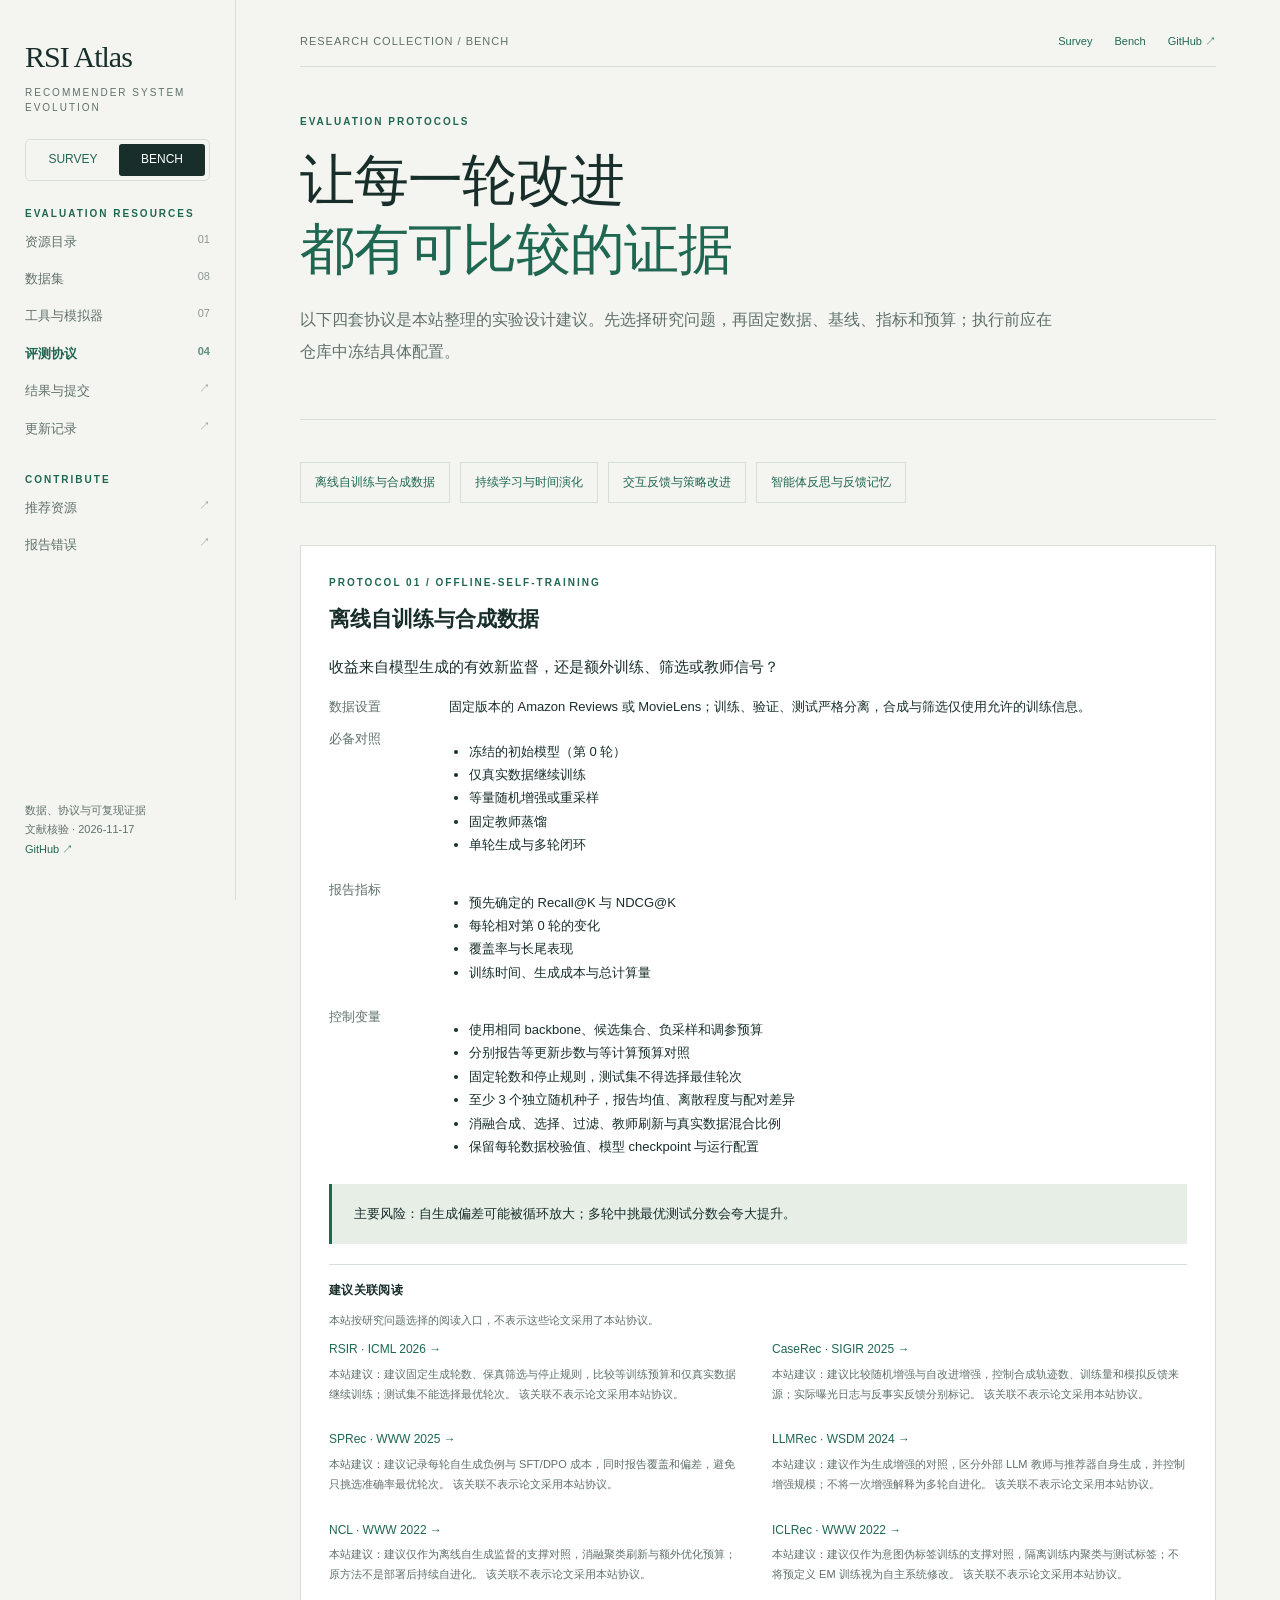
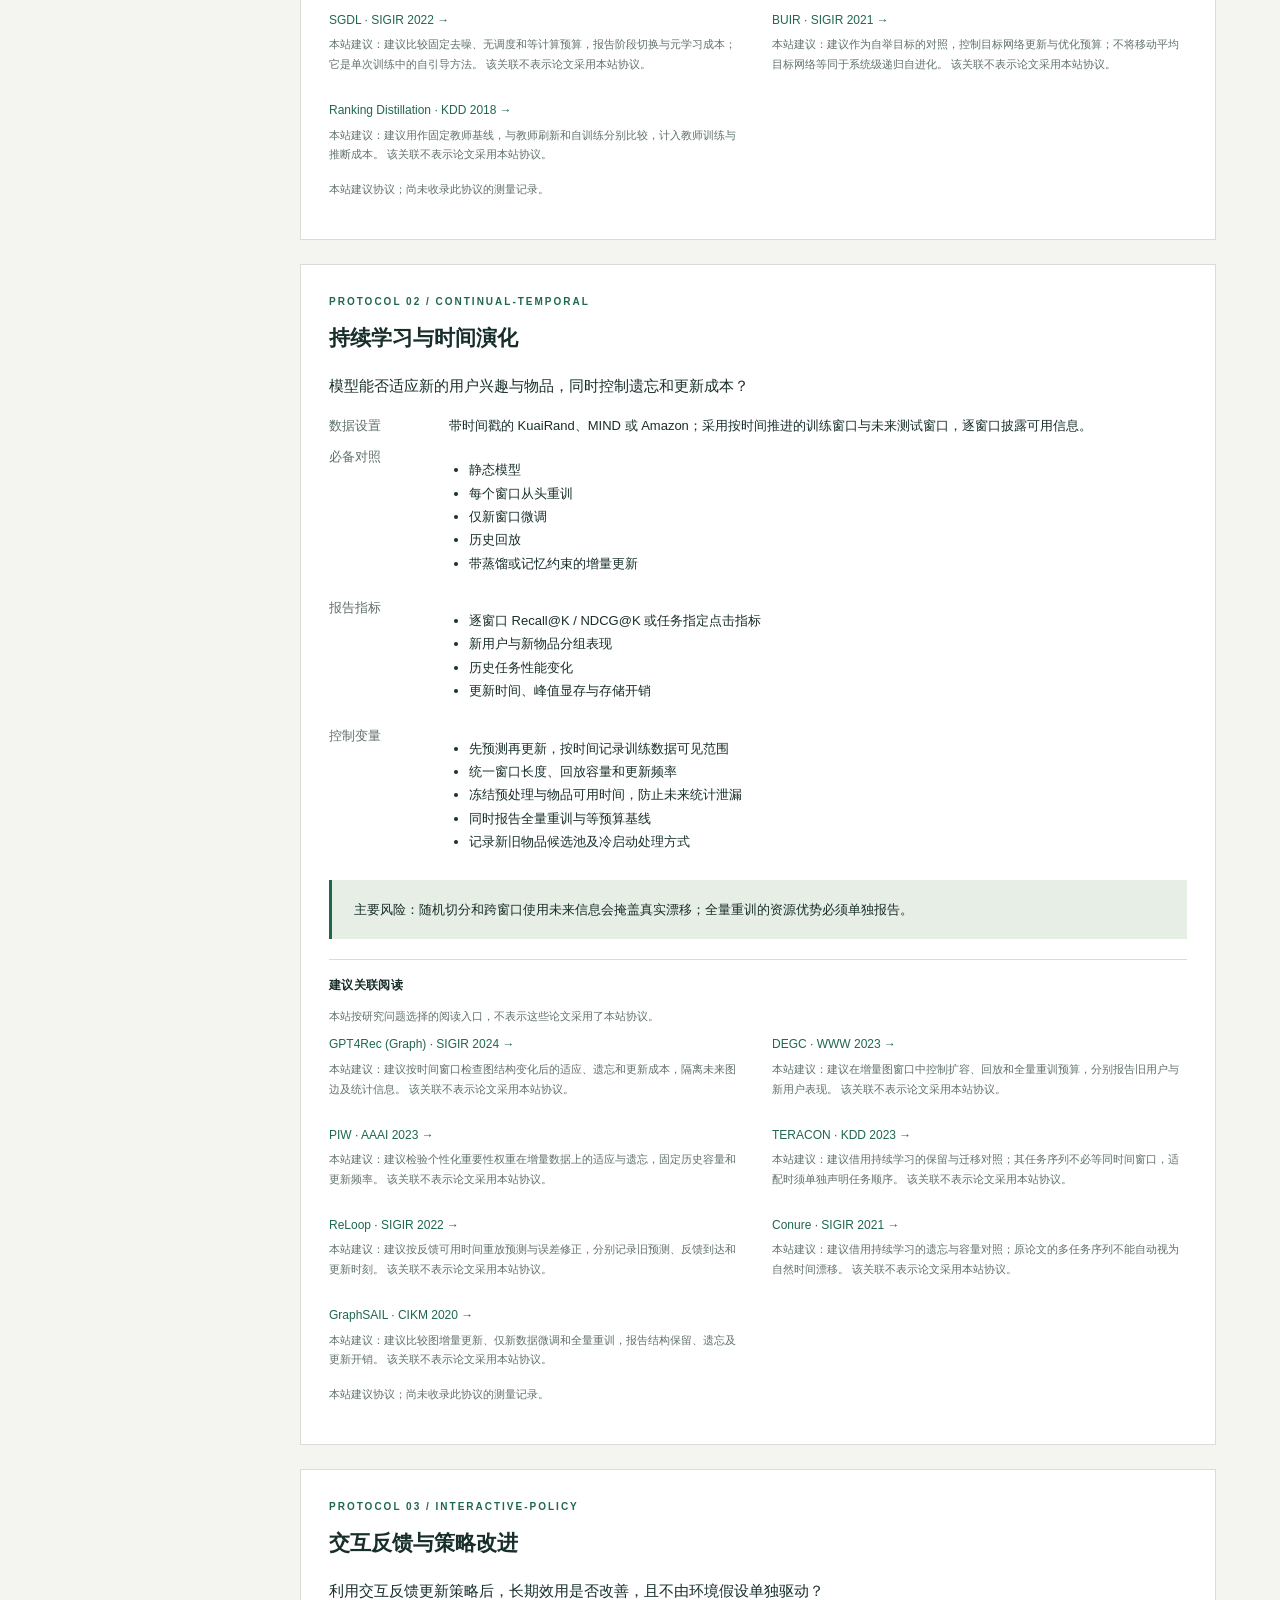
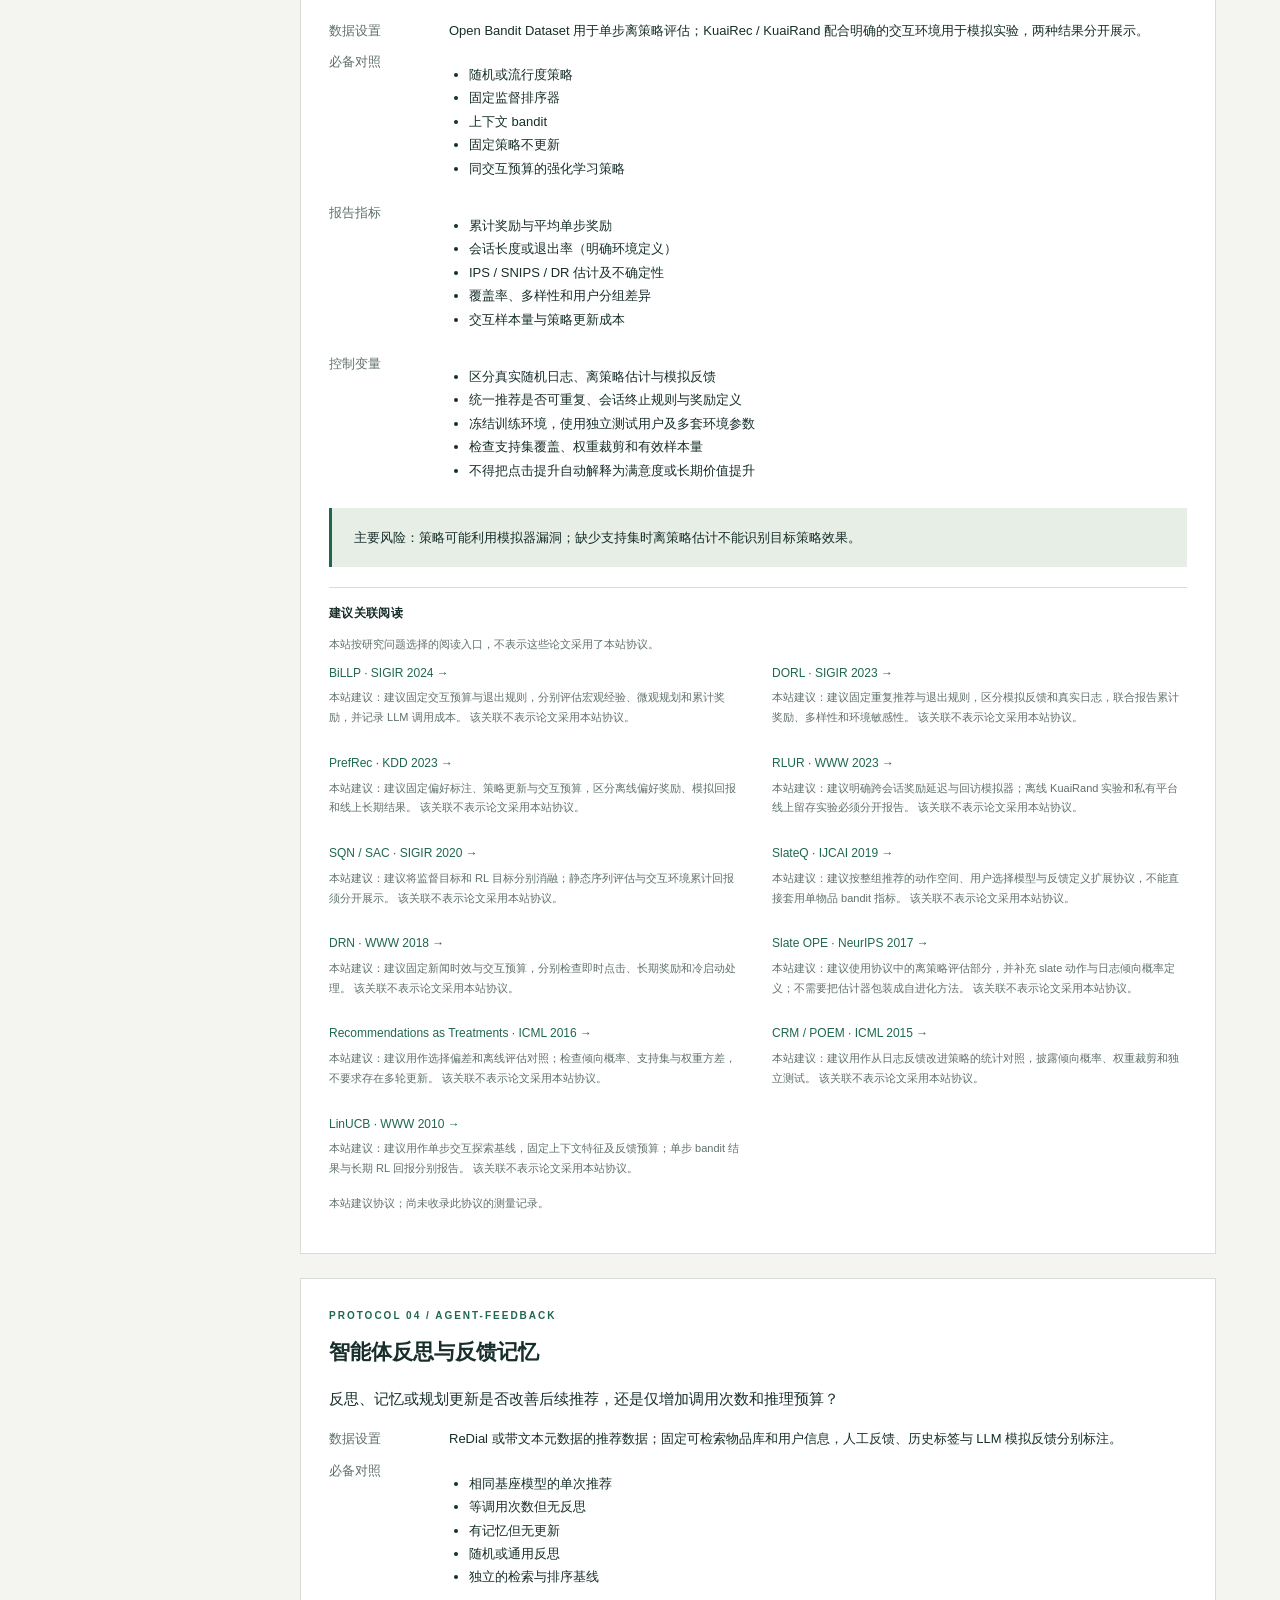
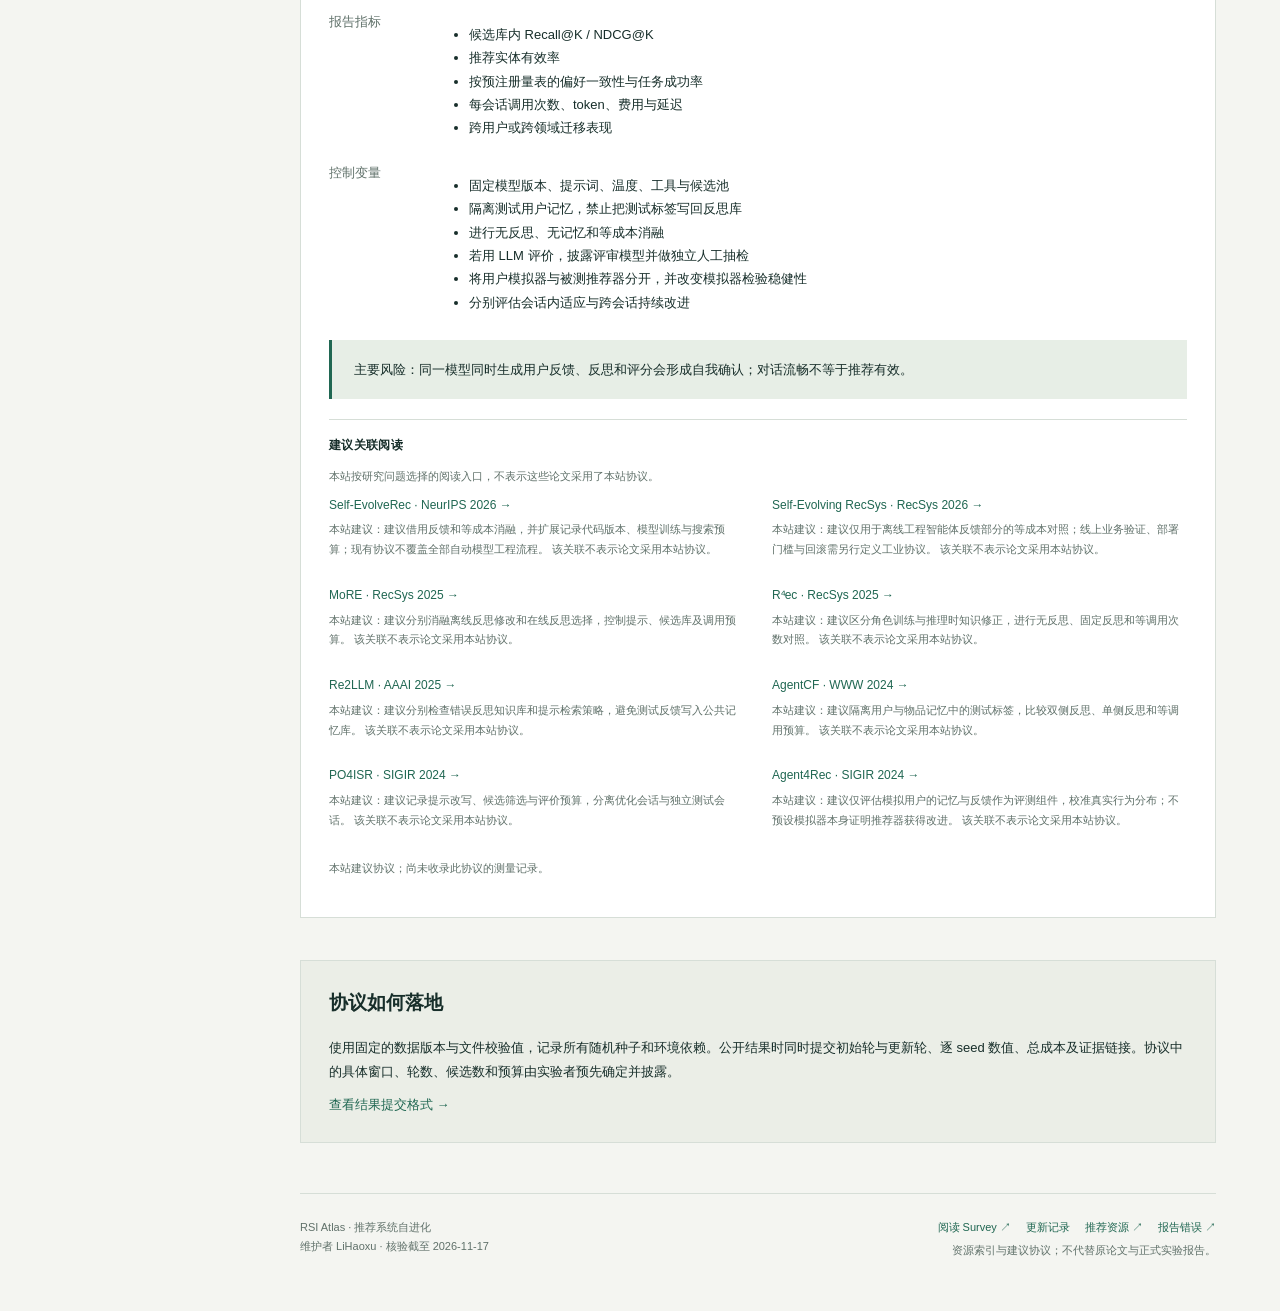
<file: protocols.html>
<!doctype html>
<html lang="zh-CN"><head><meta charset="utf-8"><meta name="viewport" content="width=device-width,initial-scale=1">
<meta name="description" content="推荐系统自进化的评测资源、可复现协议与结果提交规范。真实日志、模拟反馈和统一运行结果分别呈现。">
<meta name="theme-color" content="#206752"><title>评测协议 · RSI Atlas Bench</title>
<link rel="stylesheet" href="assets/styles.css"><script defer src="assets/app.js"></script></head>
<body><a class="skip" href="#main">跳到正文</a><div class="layout">
<aside class="sidebar"><a class="brand" href="index.html">RSI Atlas<span class="mark">RECOMMENDER SYSTEM EVOLUTION</span></a>
<div class="switch"><a href="../rsi-survey/index.html">SURVEY</a><a class="active" href="../rsi-bench/index.html" aria-current="true">BENCH</a></div>
<nav aria-label="Bench 导航"><div class="nav-label">Evaluation resources</div><a href="index.html#catalog">资源目录<small>01</small></a><a href="index.html?type=dataset#catalog">数据集<small>08</small></a><a href="index.html?type=tool#catalog">工具与模拟器<small>07</small></a><a href="protocols.html" aria-current="page">评测协议<small>04</small></a><a href="results.html">结果与提交<small>↗</small></a><a href="changelog.html">更新记录<small>↗</small></a></nav>
<nav aria-label="参与维护"><div class="nav-label">Contribute</div><a href="https://github.com/LiHaoxu/rsi-bench/issues/new?template=resource.yml" target="_blank" rel="noopener noreferrer">推荐资源 <small>↗</small></a><a href="https://github.com/LiHaoxu/rsi-bench/issues/new?template=correction.yml" target="_blank" rel="noopener noreferrer">报告错误 <small>↗</small></a></nav>
<div class="bottom"><span>数据、协议与可复现证据</span><span>文献核验 · 2026-11-17</span><a href="https://github.com/LiHaoxu/rsi-bench" target="_blank" rel="noopener noreferrer">GitHub ↗</a></div></aside>
<main class="main" id="main"><div class="topline"><a class="mobile-brand" href="index.html">RSI Atlas</a><span class="edition">RESEARCH COLLECTION / BENCH</span>
<nav aria-label="站点入口"><a href="../rsi-survey/index.html">Survey</a><a href="index.html">Bench</a><a href="https://github.com/LiHaoxu/rsi-bench" target="_blank" rel="noopener noreferrer">GitHub ↗</a></nav></div>
<nav class="mobile-pages" aria-label="Bench 页面"><a href="index.html#catalog">资源目录</a><a href="protocols.html">评测协议</a><a href="results.html">结果与提交</a><a href="changelog.html">更新记录</a></nav>
<header class="hero"><div class="eyebrow">Evaluation protocols</div><h1>让每一轮改进<br><em>都有可比较的证据</em></h1><p class="lead">以下四套协议是本站整理的实验设计建议。先选择研究问题，再固定数据、基线、指标和预算；执行前应在仓库中冻结具体配置。</p></header><section><div class="protocol-tabs"><a href="#offline-self-training">离线自训练与合成数据</a><a href="#continual-temporal">持续学习与时间演化</a><a href="#interactive-policy">交互反馈与策略改进</a><a href="#agent-feedback">智能体反思与反馈记忆</a></div></section><section class="protocol" id="offline-self-training"><div class="eyebrow">Protocol 01 / offline-self-training</div><h3>离线自训练与合成数据</h3><p>收益来自模型生成的有效新监督，还是额外训练、筛选或教师信号？</p><dl><dt>数据设置</dt><dd>固定版本的 Amazon Reviews 或 MovieLens；训练、验证、测试严格分离，合成与筛选仅使用允许的训练信息。</dd><dt>必备对照</dt><dd><ul><li>冻结的初始模型（第 0 轮）</li><li>仅真实数据继续训练</li><li>等量随机增强或重采样</li><li>固定教师蒸馏</li><li>单轮生成与多轮闭环</li></ul></dd><dt>报告指标</dt><dd><ul><li>预先确定的 Recall@K 与 NDCG@K</li><li>每轮相对第 0 轮的变化</li><li>覆盖率与长尾表现</li><li>训练时间、生成成本与总计算量</li></ul></dd><dt>控制变量</dt><dd><ul><li>使用相同 backbone、候选集合、负采样和调参预算</li><li>分别报告等更新步数与等计算预算对照</li><li>固定轮数和停止规则，测试集不得选择最佳轮次</li><li>至少 3 个独立随机种子，报告均值、离散程度与配对差异</li><li>消融合成、选择、过滤、教师刷新与真实数据混合比例</li><li>保留每轮数据校验值、模型 checkpoint 与运行配置</li></ul></dd></dl><div class="callout">主要风险：自生成偏差可能被循环放大；多轮中挑最优测试分数会夸大提升。</div><div class="paper-connections"><h4>建议关联阅读</h4><p class="connection-note">本站按研究问题选择的阅读入口，不表示这些论文采用了本站协议。</p><ul class="protocol-papers"><li><a href="../rsi-survey/index.html#rsir-2026" title="Can Recommender Systems Teach Themselves? A Recursive Self-Improving Framework with Fidelity Control">RSIR · ICML 2026 →</a><p class="connection-note">本站建议：建议固定生成轮数、保真筛选与停止规则，比较等训练预算和仅真实数据继续训练；测试集不能选择最优轮次。 该关联不表示论文采用本站协议。</p></li><li><a href="../rsi-survey/index.html#caserec-2025" title="Improving Sequential Recommenders through Counterfactual Augmentation of System Exposure">CaseRec · SIGIR 2025 →</a><p class="connection-note">本站建议：建议比较随机增强与自改进增强，控制合成轨迹数、训练量和模拟反馈来源；实际曝光日志与反事实反馈分别标记。 该关联不表示论文采用本站协议。</p></li><li><a href="../rsi-survey/index.html#sprec-2025" title="SPRec: Self-Play to Debias LLM-based Recommendation">SPRec · WWW 2025 →</a><p class="connection-note">本站建议：建议记录每轮自生成负例与 SFT/DPO 成本，同时报告覆盖和偏差，避免只挑选准确率最优轮次。 该关联不表示论文采用本站协议。</p></li><li><a href="../rsi-survey/index.html#llmrec-2024" title="LLMRec: Large Language Models with Graph Augmentation for Recommendation">LLMRec · WSDM 2024 →</a><p class="connection-note">本站建议：建议作为生成增强的对照，区分外部 LLM 教师与推荐器自身生成，并控制增强规模；不将一次增强解释为多轮自进化。 该关联不表示论文采用本站协议。</p></li><li><a href="../rsi-survey/index.html#ncl-2022" title="Improving Graph Collaborative Filtering with Neighborhood-enriched Contrastive Learning">NCL · WWW 2022 →</a><p class="connection-note">本站建议：建议仅作为离线自生成监督的支撑对照，消融聚类刷新与额外优化预算；原方法不是部署后持续自进化。 该关联不表示论文采用本站协议。</p></li><li><a href="../rsi-survey/index.html#iclrec-2022" title="Intent Contrastive Learning for Sequential Recommendation">ICLRec · WWW 2022 →</a><p class="connection-note">本站建议：建议仅作为意图伪标签训练的支撑对照，隔离训练内聚类与测试标签；不将预定义 EM 训练视为自主系统修改。 该关联不表示论文采用本站协议。</p></li><li><a href="../rsi-survey/index.html#sgdl-2022" title="Self-Guided Learning to Denoise for Robust Recommendation">SGDL · SIGIR 2022 →</a><p class="connection-note">本站建议：建议比较固定去噪、无调度和等计算预算，报告阶段切换与元学习成本；它是单次训练中的自引导方法。 该关联不表示论文采用本站协议。</p></li><li><a href="../rsi-survey/index.html#buir-2021" title="Bootstrapping User and Item Representations for One-Class Collaborative Filtering">BUIR · SIGIR 2021 →</a><p class="connection-note">本站建议：建议作为自举目标的对照，控制目标网络更新与优化预算；不将移动平均目标网络等同于系统级递归自进化。 该关联不表示论文采用本站协议。</p></li><li><a href="../rsi-survey/index.html#ranking-distillation-2018" title="Ranking Distillation: Learning Compact Ranking Models With High Performance for Recommender System">Ranking Distillation · KDD 2018 →</a><p class="connection-note">本站建议：建议用作固定教师基线，与教师刷新和自训练分别比较，计入教师训练与推断成本。 该关联不表示论文采用本站协议。</p></li></ul></div><p class="source-note">本站建议协议；尚未收录此协议的测量记录。</p></section><section class="protocol" id="continual-temporal"><div class="eyebrow">Protocol 02 / continual-temporal</div><h3>持续学习与时间演化</h3><p>模型能否适应新的用户兴趣与物品，同时控制遗忘和更新成本？</p><dl><dt>数据设置</dt><dd>带时间戳的 KuaiRand、MIND 或 Amazon；采用按时间推进的训练窗口与未来测试窗口，逐窗口披露可用信息。</dd><dt>必备对照</dt><dd><ul><li>静态模型</li><li>每个窗口从头重训</li><li>仅新窗口微调</li><li>历史回放</li><li>带蒸馏或记忆约束的增量更新</li></ul></dd><dt>报告指标</dt><dd><ul><li>逐窗口 Recall@K / NDCG@K 或任务指定点击指标</li><li>新用户与新物品分组表现</li><li>历史任务性能变化</li><li>更新时间、峰值显存与存储开销</li></ul></dd><dt>控制变量</dt><dd><ul><li>先预测再更新，按时间记录训练数据可见范围</li><li>统一窗口长度、回放容量和更新频率</li><li>冻结预处理与物品可用时间，防止未来统计泄漏</li><li>同时报告全量重训与等预算基线</li><li>记录新旧物品候选池及冷启动处理方式</li></ul></dd></dl><div class="callout">主要风险：随机切分和跨窗口使用未来信息会掩盖真实漂移；全量重训的资源优势必须单独报告。</div><div class="paper-connections"><h4>建议关联阅读</h4><p class="connection-note">本站按研究问题选择的阅读入口，不表示这些论文采用了本站协议。</p><ul class="protocol-papers"><li><a href="../rsi-survey/index.html#gpt4rec-graph-2024" title="GPT4Rec: Graph Prompt Tuning for Streaming Recommendation">GPT4Rec (Graph) · SIGIR 2024 →</a><p class="connection-note">本站建议：建议按时间窗口检查图结构变化后的适应、遗忘和更新成本，隔离未来图边及统计信息。 该关联不表示论文采用本站协议。</p></li><li><a href="../rsi-survey/index.html#degc-2023" title="Dynamically Expandable Graph Convolution for Streaming Recommendation">DEGC · WWW 2023 →</a><p class="connection-note">本站建议：建议在增量图窗口中控制扩容、回放和全量重训预算，分别报告旧用户与新用户表现。 该关联不表示论文采用本站协议。</p></li><li><a href="../rsi-survey/index.html#piw-2023" title="Structure Aware Incremental Learning with Personalized Imitation Weights for Recommender Systems">PIW · AAAI 2023 →</a><p class="connection-note">本站建议：建议检验个性化重要性权重在增量数据上的适应与遗忘，固定历史容量和更新频率。 该关联不表示论文采用本站协议。</p></li><li><a href="../rsi-survey/index.html#teracon-2023" title="Task Relation-aware Continual User Representation Learning">TERACON · KDD 2023 →</a><p class="connection-note">本站建议：建议借用持续学习的保留与迁移对照；其任务序列不必等同时间窗口，适配时须单独声明任务顺序。 该关联不表示论文采用本站协议。</p></li><li><a href="../rsi-survey/index.html#reloop-2022" title="ReLoop: A Self-Correction Continual Learning Loop for Recommender Systems">ReLoop · SIGIR 2022 →</a><p class="connection-note">本站建议：建议按反馈可用时间重放预测与误差修正，分别记录旧预测、反馈到达和更新时刻。 该关联不表示论文采用本站协议。</p></li><li><a href="../rsi-survey/index.html#conure-2021" title="One Person, One Model, One World: Learning Continual User Representation without Forgetting">Conure · SIGIR 2021 →</a><p class="connection-note">本站建议：建议借用持续学习的遗忘与容量对照；原论文的多任务序列不能自动视为自然时间漂移。 该关联不表示论文采用本站协议。</p></li><li><a href="../rsi-survey/index.html#graphsail-2020" title="GraphSAIL: Graph Structure Aware Incremental Learning for Recommender Systems">GraphSAIL · CIKM 2020 →</a><p class="connection-note">本站建议：建议比较图增量更新、仅新数据微调和全量重训，报告结构保留、遗忘及更新开销。 该关联不表示论文采用本站协议。</p></li></ul></div><p class="source-note">本站建议协议；尚未收录此协议的测量记录。</p></section><section class="protocol" id="interactive-policy"><div class="eyebrow">Protocol 03 / interactive-policy</div><h3>交互反馈与策略改进</h3><p>利用交互反馈更新策略后，长期效用是否改善，且不由环境假设单独驱动？</p><dl><dt>数据设置</dt><dd>Open Bandit Dataset 用于单步离策略评估；KuaiRec / KuaiRand 配合明确的交互环境用于模拟实验，两种结果分开展示。</dd><dt>必备对照</dt><dd><ul><li>随机或流行度策略</li><li>固定监督排序器</li><li>上下文 bandit</li><li>固定策略不更新</li><li>同交互预算的强化学习策略</li></ul></dd><dt>报告指标</dt><dd><ul><li>累计奖励与平均单步奖励</li><li>会话长度或退出率（明确环境定义）</li><li>IPS / SNIPS / DR 估计及不确定性</li><li>覆盖率、多样性和用户分组差异</li><li>交互样本量与策略更新成本</li></ul></dd><dt>控制变量</dt><dd><ul><li>区分真实随机日志、离策略估计与模拟反馈</li><li>统一推荐是否可重复、会话终止规则与奖励定义</li><li>冻结训练环境，使用独立测试用户及多套环境参数</li><li>检查支持集覆盖、权重裁剪和有效样本量</li><li>不得把点击提升自动解释为满意度或长期价值提升</li></ul></dd></dl><div class="callout">主要风险：策略可能利用模拟器漏洞；缺少支持集时离策略估计不能识别目标策略效果。</div><div class="paper-connections"><h4>建议关联阅读</h4><p class="connection-note">本站按研究问题选择的阅读入口，不表示这些论文采用了本站协议。</p><ul class="protocol-papers"><li><a href="../rsi-survey/index.html#billp-2024" title="Large Language Models are Learnable Planners for Long-Term Recommendation">BiLLP · SIGIR 2024 →</a><p class="connection-note">本站建议：建议固定交互预算与退出规则，分别评估宏观经验、微观规划和累计奖励，并记录 LLM 调用成本。 该关联不表示论文采用本站协议。</p></li><li><a href="../rsi-survey/index.html#dorl-2023" title="Alleviating Matthew Effect of Offline Reinforcement Learning in Interactive Recommendation">DORL · SIGIR 2023 →</a><p class="connection-note">本站建议：建议固定重复推荐与退出规则，区分模拟反馈和真实日志，联合报告累计奖励、多样性和环境敏感性。 该关联不表示论文采用本站协议。</p></li><li><a href="../rsi-survey/index.html#prefrec-2023" title="PrefRec: Recommender Systems with Human Preferences for Reinforcing Long-term User Engagement">PrefRec · KDD 2023 →</a><p class="connection-note">本站建议：建议固定偏好标注、策略更新与交互预算，区分离线偏好奖励、模拟回报和线上长期结果。 该关联不表示论文采用本站协议。</p></li><li><a href="../rsi-survey/index.html#rlur-2023" title="Reinforcing User Retention in a Billion Scale Short Video Recommender System">RLUR · WWW 2023 →</a><p class="connection-note">本站建议：建议明确跨会话奖励延迟与回访模拟器；离线 KuaiRand 实验和私有平台线上留存实验必须分开报告。 该关联不表示论文采用本站协议。</p></li><li><a href="../rsi-survey/index.html#self-supervised-rl-2020" title="Self-Supervised Reinforcement Learning for Recommender Systems">SQN / SAC · SIGIR 2020 →</a><p class="connection-note">本站建议：建议将监督目标和 RL 目标分别消融；静态序列评估与交互环境累计回报须分开展示。 该关联不表示论文采用本站协议。</p></li><li><a href="../rsi-survey/index.html#slateq-2019" title="SlateQ: A Tractable Decomposition for Reinforcement Learning with Recommendation Sets">SlateQ · IJCAI 2019 →</a><p class="connection-note">本站建议：建议按整组推荐的动作空间、用户选择模型与反馈定义扩展协议，不能直接套用单物品 bandit 指标。 该关联不表示论文采用本站协议。</p></li><li><a href="../rsi-survey/index.html#drn-2018" title="DRN: A Deep Reinforcement Learning Framework for News Recommendation">DRN · WWW 2018 →</a><p class="connection-note">本站建议：建议固定新闻时效与交互预算，分别检查即时点击、长期奖励和冷启动处理。 该关联不表示论文采用本站协议。</p></li><li><a href="../rsi-survey/index.html#slate-ope-2017" title="Off-policy evaluation for slate recommendation">Slate OPE · NeurIPS 2017 →</a><p class="connection-note">本站建议：建议使用协议中的离策略评估部分，并补充 slate 动作与日志倾向概率定义；不需要把估计器包装成自进化方法。 该关联不表示论文采用本站协议。</p></li><li><a href="../rsi-survey/index.html#recommendations-as-treatments-2016" title="Recommendations as Treatments: Debiasing Learning and Evaluation">Recommendations as Treatments · ICML 2016 →</a><p class="connection-note">本站建议：建议用作选择偏差和离线评估对照；检查倾向概率、支持集与权重方差，不要求存在多轮更新。 该关联不表示论文采用本站协议。</p></li><li><a href="../rsi-survey/index.html#crm-2015" title="Counterfactual Risk Minimization: Learning from Logged Bandit Feedback">CRM / POEM · ICML 2015 →</a><p class="connection-note">本站建议：建议用作从日志反馈改进策略的统计对照，披露倾向概率、权重裁剪和独立测试。 该关联不表示论文采用本站协议。</p></li><li><a href="../rsi-survey/index.html#linucb-2010" title="A Contextual-Bandit Approach to Personalized News Article Recommendation">LinUCB · WWW 2010 →</a><p class="connection-note">本站建议：建议用作单步交互探索基线，固定上下文特征及反馈预算；单步 bandit 结果与长期 RL 回报分别报告。 该关联不表示论文采用本站协议。</p></li></ul></div><p class="source-note">本站建议协议；尚未收录此协议的测量记录。</p></section><section class="protocol" id="agent-feedback"><div class="eyebrow">Protocol 04 / agent-feedback</div><h3>智能体反思与反馈记忆</h3><p>反思、记忆或规划更新是否改善后续推荐，还是仅增加调用次数和推理预算？</p><dl><dt>数据设置</dt><dd>ReDial 或带文本元数据的推荐数据；固定可检索物品库和用户信息，人工反馈、历史标签与 LLM 模拟反馈分别标注。</dd><dt>必备对照</dt><dd><ul><li>相同基座模型的单次推荐</li><li>等调用次数但无反思</li><li>有记忆但无更新</li><li>随机或通用反思</li><li>独立的检索与排序基线</li></ul></dd><dt>报告指标</dt><dd><ul><li>候选库内 Recall@K / NDCG@K</li><li>推荐实体有效率</li><li>按预注册量表的偏好一致性与任务成功率</li><li>每会话调用次数、token、费用与延迟</li><li>跨用户或跨领域迁移表现</li></ul></dd><dt>控制变量</dt><dd><ul><li>固定模型版本、提示词、温度、工具与候选池</li><li>隔离测试用户记忆，禁止把测试标签写回反思库</li><li>进行无反思、无记忆和等成本消融</li><li>若用 LLM 评价，披露评审模型并做独立人工抽检</li><li>将用户模拟器与被测推荐器分开，并改变模拟器检验稳健性</li><li>分别评估会话内适应与跨会话持续改进</li></ul></dd></dl><div class="callout">主要风险：同一模型同时生成用户反馈、反思和评分会形成自我确认；对话流畅不等于推荐有效。</div><div class="paper-connections"><h4>建议关联阅读</h4><p class="connection-note">本站按研究问题选择的阅读入口，不表示这些论文采用了本站协议。</p><ul class="protocol-papers"><li><a href="../rsi-survey/index.html#self-evolverec-2026" title="Self-EvolveRec: Self-Evolving Recommender Systems with LLM-based Directional Feedback">Self-EvolveRec · NeurIPS 2026 →</a><p class="connection-note">本站建议：建议借用反馈和等成本消融，并扩展记录代码版本、模型训练与搜索预算；现有协议不覆盖全部自动模型工程流程。 该关联不表示论文采用本站协议。</p></li><li><a href="../rsi-survey/index.html#self-evolving-youtube-2026" title="Self-Evolving Recommendation System: End-To-End Autonomous Model Optimization With LLM Agents">Self-Evolving RecSys · RecSys 2026 →</a><p class="connection-note">本站建议：建议仅用于离线工程智能体反馈部分的等成本对照；线上业务验证、部署门槛与回滚需另行定义工业协议。 该关联不表示论文采用本站协议。</p></li><li><a href="../rsi-survey/index.html#more-2025" title="MoRE: A Mixture of Reflectors Framework for Large Language Model-Based Sequential Recommendation">MoRE · RecSys 2025 →</a><p class="connection-note">本站建议：建议分别消融离线反思修改和在线反思选择，控制提示、候选库及调用预算。 该关联不表示论文采用本站协议。</p></li><li><a href="../rsi-survey/index.html#r4ec-2025" title="R4ec: A Reasoning, Reflection, and Refinement Framework for Recommendation Systems">R⁴ec · RecSys 2025 →</a><p class="connection-note">本站建议：建议区分角色训练与推理时知识修正，进行无反思、固定反思和等调用次数对照。 该关联不表示论文采用本站协议。</p></li><li><a href="../rsi-survey/index.html#re2llm-2025" title="Re2LLM: Reflective Reinforcement Large Language Model for Session-based Recommendation">Re2LLM · AAAI 2025 →</a><p class="connection-note">本站建议：建议分别检查错误反思知识库和提示检索策略，避免测试反馈写入公共记忆库。 该关联不表示论文采用本站协议。</p></li><li><a href="../rsi-survey/index.html#agentcf-2024" title="AgentCF: Collaborative Learning with Autonomous Language Agents for Recommender Systems">AgentCF · WWW 2024 →</a><p class="connection-note">本站建议：建议隔离用户与物品记忆中的测试标签，比较双侧反思、单侧反思和等调用预算。 该关联不表示论文采用本站协议。</p></li><li><a href="../rsi-survey/index.html#po4isr-2024" title="Large Language Models for Intent-Driven Session Recommendations">PO4ISR · SIGIR 2024 →</a><p class="connection-note">本站建议：建议记录提示改写、候选筛选与评价预算，分离优化会话与独立测试会话。 该关联不表示论文采用本站协议。</p></li><li><a href="../rsi-survey/index.html#agent4rec-2024" title="On Generative Agents in Recommendation">Agent4Rec · SIGIR 2024 →</a><p class="connection-note">本站建议：建议仅评估模拟用户的记忆与反馈作为评测组件，校准真实行为分布；不预设模拟器本身证明推荐器获得改进。 该关联不表示论文采用本站协议。</p></li></ul></div><p class="source-note">本站建议协议；尚未收录此协议的测量记录。</p></section><section class="scope"><h2>协议如何落地</h2><p>使用固定的数据版本与文件校验值，记录所有随机种子和环境依赖。公开结果时同时提交初始轮与更新轮、逐 seed 数值、总成本及证据链接。协议中的具体窗口、轮数、候选数和预算由实验者预先确定并披露。</p><a href="results.html">查看结果提交格式 →</a></section>
<footer class="footer"><div>RSI Atlas · 推荐系统自进化<br>维护者 LiHaoxu · 核验截至 2026-11-17</div><div class="footer-links"><a href="../rsi-survey/index.html">阅读 Survey ↗</a><a href="changelog.html">更新记录</a><a href="https://github.com/LiHaoxu/rsi-bench/issues/new?template=resource.yml" target="_blank" rel="noopener noreferrer">推荐资源 ↗</a><a href="https://github.com/LiHaoxu/rsi-bench/issues/new?template=correction.yml" target="_blank" rel="noopener noreferrer">报告错误 ↗</a><span>资源索引与建议协议；不代替原论文与正式实验报告。</span></div></footer>
<div class="toast" role="status" aria-live="polite" data-toast hidden></div>
</main></div></body></html>
</file>
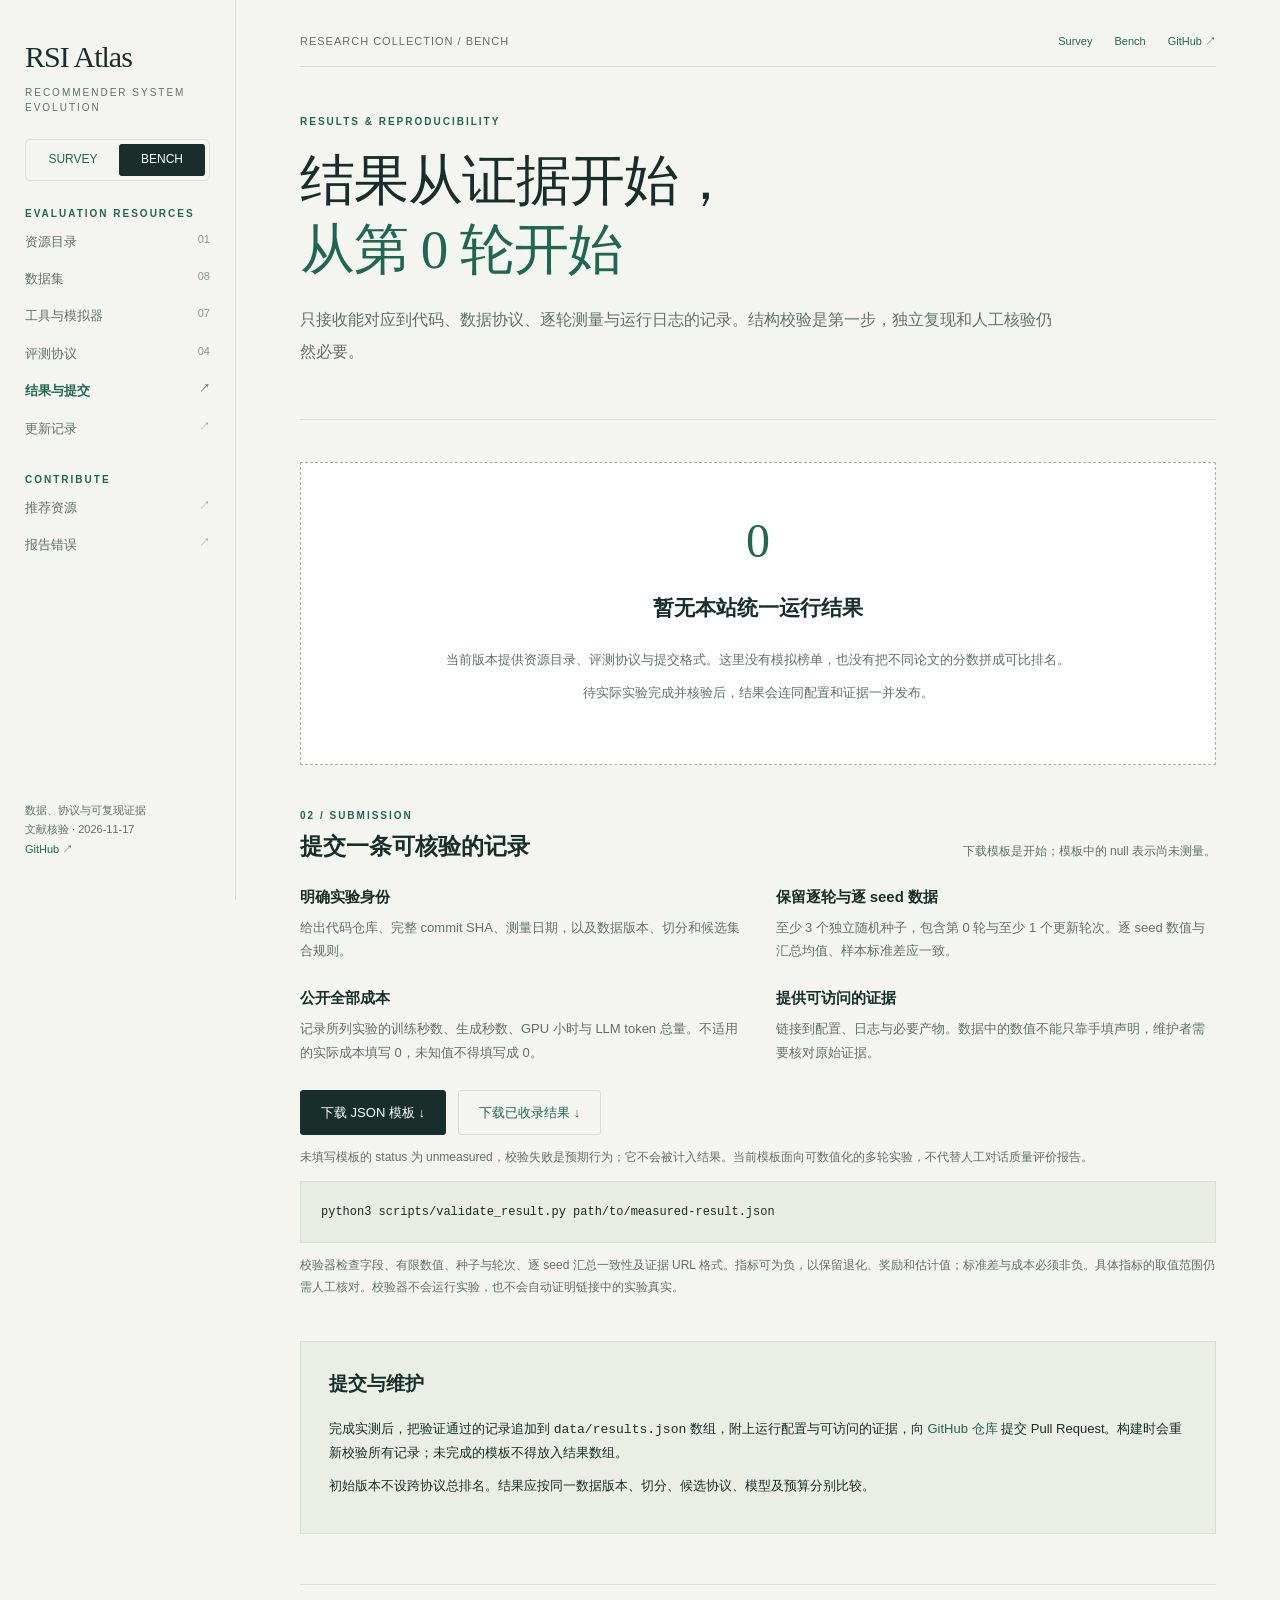
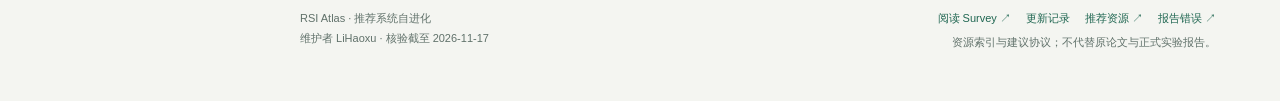
<file: results.html>
<!doctype html>
<html lang="zh-CN"><head><meta charset="utf-8"><meta name="viewport" content="width=device-width,initial-scale=1">
<meta name="description" content="推荐系统自进化的评测资源、可复现协议与结果提交规范。真实日志、模拟反馈和统一运行结果分别呈现。">
<meta name="theme-color" content="#206752"><title>结果与提交 · RSI Atlas Bench</title>
<link rel="stylesheet" href="assets/styles.css"><script defer src="assets/app.js"></script></head>
<body><a class="skip" href="#main">跳到正文</a><div class="layout">
<aside class="sidebar"><a class="brand" href="index.html">RSI Atlas<span class="mark">RECOMMENDER SYSTEM EVOLUTION</span></a>
<div class="switch"><a href="../rsi-survey/index.html">SURVEY</a><a class="active" href="../rsi-bench/index.html" aria-current="true">BENCH</a></div>
<nav aria-label="Bench 导航"><div class="nav-label">Evaluation resources</div><a href="index.html#catalog">资源目录<small>01</small></a><a href="index.html?type=dataset#catalog">数据集<small>08</small></a><a href="index.html?type=tool#catalog">工具与模拟器<small>07</small></a><a href="protocols.html">评测协议<small>04</small></a><a href="results.html" aria-current="page">结果与提交<small>↗</small></a><a href="changelog.html">更新记录<small>↗</small></a></nav>
<nav aria-label="参与维护"><div class="nav-label">Contribute</div><a href="https://github.com/LiHaoxu/rsi-bench/issues/new?template=resource.yml" target="_blank" rel="noopener noreferrer">推荐资源 <small>↗</small></a><a href="https://github.com/LiHaoxu/rsi-bench/issues/new?template=correction.yml" target="_blank" rel="noopener noreferrer">报告错误 <small>↗</small></a></nav>
<div class="bottom"><span>数据、协议与可复现证据</span><span>文献核验 · 2026-11-17</span><a href="https://github.com/LiHaoxu/rsi-bench" target="_blank" rel="noopener noreferrer">GitHub ↗</a></div></aside>
<main class="main" id="main"><div class="topline"><a class="mobile-brand" href="index.html">RSI Atlas</a><span class="edition">RESEARCH COLLECTION / BENCH</span>
<nav aria-label="站点入口"><a href="../rsi-survey/index.html">Survey</a><a href="index.html">Bench</a><a href="https://github.com/LiHaoxu/rsi-bench" target="_blank" rel="noopener noreferrer">GitHub ↗</a></nav></div>
<nav class="mobile-pages" aria-label="Bench 页面"><a href="index.html#catalog">资源目录</a><a href="protocols.html">评测协议</a><a href="results.html">结果与提交</a><a href="changelog.html">更新记录</a></nav>
<header class="hero"><div class="eyebrow">Results &amp; reproducibility</div><h1>结果从证据开始，<br><em>从第 0 轮开始</em></h1><p class="lead">只接收能对应到代码、数据协议、逐轮测量与运行日志的记录。结构校验是第一步，独立复现和人工核验仍然必要。</p></header><section class="result-empty"><strong>0</strong><h3>暂无本站统一运行结果</h3><p>当前版本提供资源目录、评测协议与提交格式。这里没有模拟榜单，也没有把不同论文的分数拼成可比排名。</p><p>待实际实验完成并核验后，结果会连同配置和证据一并发布。</p></section><section id="submission"><div class="section-head"><div><div class="eyebrow">02 / SUBMISSION</div><h2>提交一条可核验的记录</h2></div><p>下载模板是开始；模板中的 null 表示尚未测量。</p></div><div class="principles"><div><h3>明确实验身份</h3><p>给出代码仓库、完整 commit SHA、测量日期，以及数据版本、切分和候选集合规则。</p></div><div><h3>保留逐轮与逐 seed 数据</h3><p>至少 3 个独立随机种子，包含第 0 轮与至少 1 个更新轮次。逐 seed 数值与汇总均值、样本标准差应一致。</p></div><div><h3>公开全部成本</h3><p>记录所列实验的训练秒数、生成秒数、GPU 小时与 LLM token 总量。不适用的实际成本填写 0，未知值不得填写成 0。</p></div><div><h3>提供可访问的证据</h3><p>链接到配置、日志与必要产物。数据中的数值不能只靠手填声明，维护者需要核对原始证据。</p></div></div>
<div class="hero-actions"><a class="btn primary" href="data/result-template.json" download>下载 JSON 模板 ↓</a><a class="btn" href="data/results.json" download>下载已收录结果 ↓</a></div>
<p class="note">未填写模板的 status 为 unmeasured，校验失败是预期行为；它不会被计入结果。当前模板面向可数值化的多轮实验，不代替人工对话质量评价报告。</p>
<pre><code>python3 scripts/validate_result.py path/to/measured-result.json</code></pre>
<p class="note">校验器检查字段、有限数值、种子与轮次、逐 seed 汇总一致性及证据 URL 格式。指标可为负，以保留退化、奖励和估计值；标准差与成本必须非负。具体指标的取值范围仍需人工核对。校验器不会运行实验，也不会自动证明链接中的实验真实。</p></section><section class="scope"><h2>提交与维护</h2><p>完成实测后，把验证通过的记录追加到 <code>data/results.json</code> 数组，附上运行配置与可访问的证据，向 <a href="https://github.com/LiHaoxu/rsi-bench">GitHub 仓库</a> 提交 Pull Request。构建时会重新校验所有记录；未完成的模板不得放入结果数组。</p><p>初始版本不设跨协议总排名。结果应按同一数据版本、切分、候选协议、模型及预算分别比较。</p></section>
<footer class="footer"><div>RSI Atlas · 推荐系统自进化<br>维护者 LiHaoxu · 核验截至 2026-11-17</div><div class="footer-links"><a href="../rsi-survey/index.html">阅读 Survey ↗</a><a href="changelog.html">更新记录</a><a href="https://github.com/LiHaoxu/rsi-bench/issues/new?template=resource.yml" target="_blank" rel="noopener noreferrer">推荐资源 ↗</a><a href="https://github.com/LiHaoxu/rsi-bench/issues/new?template=correction.yml" target="_blank" rel="noopener noreferrer">报告错误 ↗</a><span>资源索引与建议协议；不代替原论文与正式实验报告。</span></div></footer>
<div class="toast" role="status" aria-live="polite" data-toast hidden></div>
</main></div></body></html>
</file>
<file: assets/styles.css>
:root{--bg:#f4f5f1;--white:#fff;--ink:#172e2a;--muted:#60716a;--line:#d6ded7;--accent:#206752;--soft:#e7eee6;--warm:#ac5938;--serif:Georgia,'Songti SC','STSong',serif;--sans:-apple-system,BlinkMacSystemFont,'Segoe UI','PingFang SC','Microsoft YaHei',sans-serif}*{box-sizing:border-box}html{scroll-behavior:smooth;scroll-padding-top:28px}body{margin:0;background:var(--bg);color:var(--ink);font:15px/1.8 var(--sans)}a{color:var(--accent);text-decoration:none}a:hover{text-decoration:underline}button,input,select{font:inherit;color:inherit}button,a,input,select,summary{-webkit-tap-highlight-color:transparent}button:focus-visible,a:focus-visible,input:focus-visible,select:focus-visible,summary:focus-visible{outline:3px solid #af754d;outline-offset:4px}button,select,summary{cursor:pointer}button{background:var(--white);border:1px solid var(--line);padding:7px 13px;border-radius:3px}button:hover{border-color:var(--accent)}.skip{position:fixed;top:-100px;left:12px;background:white;z-index:20;padding:12px}.skip:focus{top:12px}.layout{max-width:1640px;margin:auto;display:grid;grid-template-columns:236px minmax(0,1fr)}.sidebar{position:sticky;top:0;height:100vh;border-right:1px solid var(--line);padding:40px 25px;display:flex;flex-direction:column;gap:24px;overflow:auto}.brand{font-family:var(--serif);font-size:30px;line-height:1.1;letter-spacing:-1px;color:var(--ink)}.brand .mark{display:block;font:10px/1.5 var(--sans);letter-spacing:2px;margin-top:12px;color:var(--muted)}.switch{display:flex;border:1px solid var(--line);padding:4px;border-radius:5px;gap:3px}.switch a{flex:1;text-align:center;font-size:12px;padding:5px}.switch .active{background:var(--ink);color:white;border-radius:3px}.nav-label,.eyebrow{font-size:10px;letter-spacing:2px;font-weight:700;text-transform:uppercase;color:var(--accent)}.sidebar nav a{display:flex;justify-content:space-between;gap:8px;color:var(--muted);padding:7px 0;font-size:13px}.sidebar nav a:hover{color:var(--accent)}.sidebar nav small{font-size:11px;opacity:.7}.sidebar .bottom{margin-top:auto;color:var(--muted);font-size:11px;line-height:1.8}.sidebar .bottom span{display:block}.main{padding:32px 64px 50px;min-width:0}.topline{display:flex;justify-content:space-between;gap:20px;align-items:center;border-bottom:1px solid var(--line);padding-bottom:14px;font-size:11px;letter-spacing:1px;color:var(--muted)}.topline nav{display:flex;gap:22px;letter-spacing:0}.hero{padding:46px 0 36px;border-bottom:1px solid var(--line);position:relative}.hero h1{font-family:var(--serif);font-size:clamp(34px,4.3vw,60px);line-height:1.25;font-weight:500;letter-spacing:-1px;margin:16px 0 20px;max-width:900px}.hero h1 em{font-style:normal;color:var(--accent)}.lead{font-size:16px;line-height:1.95;color:var(--muted);max-width:760px}.hero-actions{display:flex;gap:12px;margin-top:26px;align-items:center;flex-wrap:wrap}.btn{display:inline-block;padding:10px 20px;border:1px solid var(--line);border-radius:3px;font-size:13px}.btn.primary{background:var(--ink);color:white;border-color:var(--ink)}.btn:hover{text-decoration:none;background:var(--soft);color:var(--ink)}.status{font-size:11px;color:var(--muted);display:flex;align-items:center;gap:7px}.status:before{content:'';width:6px;height:6px;background:var(--accent);border-radius:50%}.stats{display:grid;grid-template-columns:repeat(4,1fr);padding:24px 0;border-bottom:1px solid var(--line);gap:20px}.stat{border-right:1px solid var(--line);padding-right:16px}.stat:last-child{border:0}.stat strong{display:block;font:34px/1.3 var(--serif);font-variant-numeric:tabular-nums}.stat span{font-size:11px;color:var(--muted)}section{margin:42px 0;scroll-margin-top:25px}.section-head{display:flex;justify-content:space-between;gap:20px;align-items:end;margin-bottom:20px}.section-head h2{font-size:23px;line-height:1.4;margin:5px 0 0;font-weight:600}.section-head>p{font-size:12px;color:var(--muted);margin:0;max-width:440px}.note{font-size:12px;color:var(--muted)}.loop{display:grid;grid-template-columns:repeat(4,1fr);border:1px solid var(--line);background:var(--white)}.loop>div{padding:21px 22px;border-right:1px solid var(--line)}.loop>div:last-child{border:0}.loop .n{font-family:var(--serif);font-size:23px;color:var(--warm)}.loop b{display:block;font-size:14px;margin:6px 0}.loop p{margin:0;font-size:12px;color:var(--muted)}.taxonomy{display:grid;grid-template-columns:repeat(3,1fr);gap:0;border-top:1px solid var(--line);border-left:1px solid var(--line)}.taxon{padding:22px;border-right:1px solid var(--line);border-bottom:1px solid var(--line);color:var(--ink)}.taxon:hover{background:var(--soft);text-decoration:none}.taxon .number{font-family:var(--serif);font-size:24px;color:var(--warm)}.taxon h3{font-size:16px;margin:10px 0 5px}.taxon p{font-size:12px;color:var(--muted);margin:0}.taxon .count{font-size:11px;display:block;margin-top:14px;color:var(--accent)}.filters{background:var(--white);padding:22px;border:1px solid var(--line);border-radius:4px}.controls{display:grid;grid-template-columns:2.4fr 1fr 1fr;gap:14px}.controls label{font-size:11px;font-weight:600;color:var(--muted)}.controls input,.controls select{display:block;background:var(--white);border:1px solid var(--line);border-radius:3px;width:100%;padding:9px 10px;font-size:13px;margin-top:5px;min-height:43px}.toolbar{display:flex;flex-wrap:wrap;gap:8px;align-items:center;margin-top:16px}.toolbar button{font-size:11px}.count-output{margin-left:auto;font-size:12px;color:var(--muted)}.entry{padding:28px 0;border-bottom:1px solid var(--line);scroll-margin-top:24px}.entry:target{background:var(--soft);outline:12px solid var(--soft)}.entry-top{display:flex;gap:10px;flex-wrap:wrap;align-items:center;font-size:10px;color:var(--muted)}.badge{border:1px solid var(--line);padding:1px 7px;border-radius:2px;font-size:10px}.badge.venue{background:var(--ink);color:white;border-color:var(--ink)}.badge.direct{background:var(--soft);color:var(--accent);border-color:#b6c9b6}.badge.foundation{color:var(--warm);border-color:#d7bba7}.entry h3{font-size:19px;line-height:1.55;font-weight:600;margin:10px 0}.entry h3 a{color:var(--ink)}.entry .authors{font-size:11px;color:var(--muted);margin:0 0 15px}.entry .summary{margin:10px 0;font-size:14px;max-width:1000px}.field-label{display:block;font-size:10px;letter-spacing:1px;color:var(--muted);font-weight:700;margin-bottom:3px}.entry details{margin-top:10px}.entry summary{font-size:12px;color:var(--accent);padding:6px 0}.details-grid{display:grid;grid-template-columns:1fr 1fr;gap:6px 28px;font-size:13px}.details-grid p{margin:8px 0}.entry .limitation{border-left:2px solid #c5ab86;padding-left:12px;color:#745437;font-size:12px}.sources{display:flex;flex-wrap:wrap;gap:7px 18px;margin-top:16px;font-size:11px}.sources button{font-size:10px;padding:2px 8px}.tags{display:flex;flex-wrap:wrap;gap:6px;margin:13px 0}.tag{font-size:10px;background:var(--soft);padding:2px 8px;color:var(--muted);border-radius:2px}.empty{padding:40px 20px;border-bottom:1px solid var(--line);text-align:center;color:var(--muted)}.scope{border:1px solid var(--line);background:#ebeee7;padding:25px 28px;font-size:13px}.scope h2{font-size:19px;margin-top:0}.scope p{margin:10px 0}.reading{display:grid;grid-template-columns:repeat(3,1fr);gap:25px}.reading>div{border-top:2px solid var(--ink);padding-top:14px}.reading h3{font-size:15px;margin:0 0 10px}.reading p{font-size:12px;color:var(--muted)}.reading a{font-size:12px}.principles{display:grid;grid-template-columns:1fr 1fr;gap:22px 35px}.principles h3{font-size:15px;margin:0 0 6px}.principles p{font-size:13px;color:var(--muted);margin:0}.callout{border-left:3px solid var(--accent);background:var(--soft);padding:18px 22px;font-size:13px}.resource-grid{display:grid;grid-template-columns:1fr 1fr;gap:20px}.resource{border:1px solid var(--line);background:white;padding:24px}.resource h3{font-size:20px;margin:8px 0 12px}.resource p{font-size:13px;color:var(--muted)}.resource .limitation{font-size:12px;color:#745437}.protocol{background:white;border:1px solid var(--line);padding:28px;margin:24px 0}.protocol h3{font-size:21px;margin:8px 0 12px}.protocol dl{display:grid;grid-template-columns:100px 1fr;gap:8px 20px;font-size:13px}.protocol dt{color:var(--muted)}.protocol dd{margin:0}.protocol ul{padding-left:20px}.result-empty{padding:50px 25px;border:1px dashed #a5b4a5;text-align:center;background:white}.result-empty strong{display:block;font:48px var(--serif);color:var(--accent)}.result-empty h3{font-size:21px}.result-empty p{max-width:680px;margin:10px auto;color:var(--muted);font-size:13px}pre{white-space:pre-wrap;overflow-wrap:anywhere;background:#e8ece5;border:1px solid var(--line);padding:20px;font-size:12px;line-height:1.7}code{font-family:ui-monospace,SFMono-Regular,Menlo,monospace}.footer{display:flex;justify-content:space-between;gap:25px;border-top:1px solid var(--line);padding-top:24px;margin-top:50px;font-size:11px;color:var(--muted)}.footer a{white-space:nowrap}.mobile-brand{display:none}[hidden]{display:none!important}.toast{position:fixed;bottom:25px;right:25px;background:var(--ink);color:white;padding:12px 20px;border-radius:4px;font-size:13px;z-index:30;max-width:85vw}.section-link{font-size:12px;white-space:nowrap}noscript{display:block;padding:12px;background:#fff5db}.protocol-tabs{display:flex;gap:10px;flex-wrap:wrap}.protocol-tabs a{font-size:12px;padding:9px 14px;border:1px solid var(--line)}.source-note{font-size:11px;color:var(--muted)}
@media(min-width:1600px){.main{padding-left:75px;padding-right:75px}}@media(max-width:1150px){.layout{grid-template-columns:200px 1fr}.sidebar{padding:30px 20px}.main{padding:28px 32px}.hero h1{font-size:42px}.taxonomy{grid-template-columns:repeat(2,1fr)}.loop>div{padding:18px 14px}}@media(max-width:780px){.layout{display:block}.sidebar{display:none}.main{padding:18px 20px 35px}.mobile-brand{display:block;font:20px var(--serif);letter-spacing:-.5px}.topline{flex-wrap:wrap}.topline .edition{display:none}.topline nav{gap:16px}.hero{padding:30px 0}.hero h1{font-size:36px;letter-spacing:0}.lead{font-size:14px}.stats{gap:14px;grid-template-columns:1fr 1fr}.stat:nth-child(2){border:0}.stat strong{font-size:27px}.stat span{font-size:10px}.section-head{display:block}.section-head>p{margin-top:12px}.loop{grid-template-columns:1fr 1fr}.loop>div:nth-child(2){border-right:0}.loop>div:nth-child(-n+2){border-bottom:1px solid var(--line)}.controls{grid-template-columns:1fr 1fr}.controls label:first-child{grid-column:1/-1}.filters{padding:16px}.count-output{flex-basis:100%;margin-top:7px}.details-grid,.resource-grid,.reading,.principles{grid-template-columns:1fr}.reading{gap:24px}.scope{padding:20px}.entry h3{font-size:17px}.protocol{padding:20px}.protocol dl{grid-template-columns:1fr;gap:3px}.protocol dd{margin-bottom:12px}.footer{flex-direction:column}.taxonomy .taxon{padding:18px}.taxon h3{font-size:14px}}@media(max-width:390px){.hero h1{font-size:31px}.stats{grid-template-columns:1fr 1fr}.stat:nth-child(2){border:0}.taxonomy{grid-template-columns:1fr}}@media(prefers-reduced-motion:reduce){html{scroll-behavior:auto}}@media print{.sidebar,.filters,.hero-actions,.topline nav,.sources button,.toast{display:none!important}.layout{display:block}.main{padding:0}body{background:white;font-size:11px}.hero h1{font-size:30px}.entry,.resource,.protocol{break-inside:avoid}.entry h3{font-size:15px}section{margin:24px 0}.footer{margin-top:25px}}
/* Bench resource-to-paper navigation and maintenance links. */
.mobile-pages{display:none}.sidebar nav a[aria-current="page"]{color:var(--accent);font-weight:650}.footer-links{display:flex;flex-wrap:wrap;justify-content:flex-end;gap:4px 15px;max-width:530px}.footer-links span{flex-basis:100%;text-align:right}.resource-grid{margin-top:22px;align-items:start}.resource{min-width:0;scroll-margin-top:24px;overflow-wrap:anywhere}.resource:target,.protocol:target{border-color:var(--accent);box-shadow:0 0 0 2px var(--soft)}.resource-title{color:var(--ink)}.resource>details>summary{font-size:12px;color:var(--accent);padding:7px 0}.resource-actions{align-items:center}.resource-actions button{font-size:11px;padding:5px 9px}.paper-connections{border-top:1px solid var(--line);margin-top:20px;padding-top:15px;font-size:12px}.paper-connections h4{font-size:12px;letter-spacing:.3px;margin:0 0 10px}.paper-connections ul{list-style:none;padding:0;margin:8px 0 0}.paper-connections li{margin:0 0 13px;min-width:0}.paper-connections li:last-child{margin-bottom:0}.connection-group+.connection-group{margin-top:16px}.connection-label{display:inline-block;font-size:10px;line-height:1.7;padding:2px 7px;border:1px solid var(--line);border-radius:2px;vertical-align:baseline}.connection-label.uses,.connection-label.implements{background:var(--soft);color:var(--accent)}.connection-label.suggested{background:#f6efe6;color:#805738;border-color:#dbc8b1}.connection-key{font-size:12px;line-height:2.1;color:var(--muted);margin:16px 0}.resource p.connection-note,.connection-note{font-size:11px;line-height:1.8;color:var(--muted);margin:4px 0}.connection-evidence{margin-top:4px;font-size:11px}.connection-evidence summary{color:var(--accent);font-size:11px}.connection-evidence p{font-size:11px;margin:5px 0}.connection-evidence .sources{margin-top:5px;font-size:10px}.protocol-papers{display:grid;grid-template-columns:1fr 1fr;gap:8px 28px}.share-fallback{margin-top:12px;padding:12px;background:var(--soft);font-size:11px}.share-fallback input{display:block;width:100%;min-width:0;margin-top:5px;border:1px solid var(--line);padding:8px;font-size:12px;background:white}.resource .sources a,.paper-connections a{overflow-wrap:anywhere}
@media(max-width:780px){.mobile-pages{display:flex;flex-wrap:wrap;gap:7px 18px;padding:13px 0 5px;font-size:12px}.mobile-pages a{padding:5px 0}.resource{padding:20px}.resource-actions{gap:8px 16px}.resource-actions a,.resource-actions button{min-height:36px;display:inline-flex;align-items:center}.resource>details>summary{min-height:36px}.protocol-papers{grid-template-columns:1fr}.footer-links{justify-content:flex-start}.footer-links span{text-align:left}.toast{bottom:15px;right:15px}.connection-key{line-height:2.3}}
@media print{.mobile-pages,.share-fallback,.resource-actions button{display:none!important}.paper-connections{break-inside:avoid}.resource-grid{display:block}.resource{margin-bottom:16px}.footer-links{justify-content:flex-start}.footer-links span{text-align:left}}
</file>
